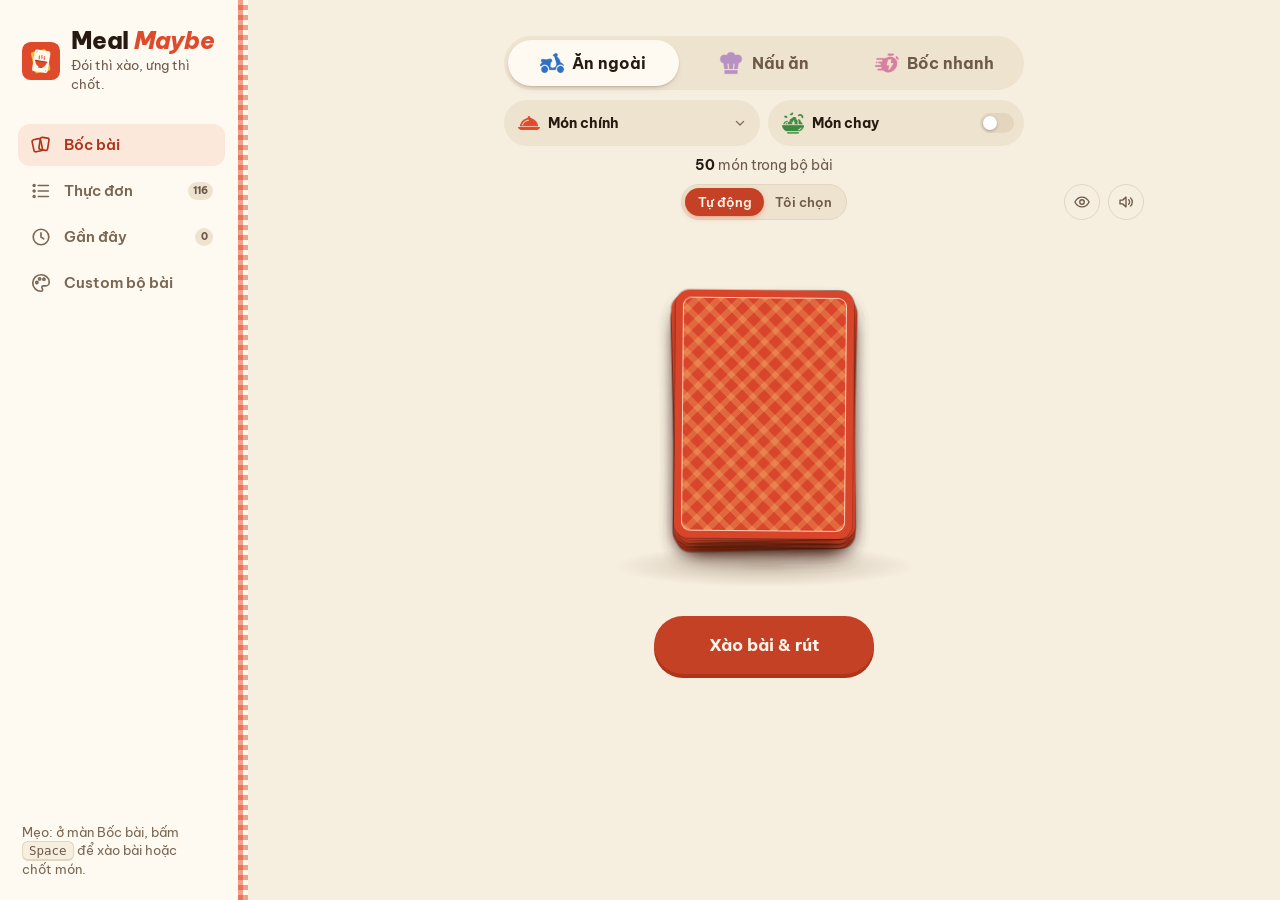
<file: index.html>
<!doctype html>
<html lang="vi">
<head>
  <meta charset="utf-8">
  <meta name="viewport" content="width=device-width, initial-scale=1, viewport-fit=cover">
  <title>Meal Maybe</title>
  <meta name="description" content="Xào bài, rút một lá bài, chốt món ăn hôm nay.">
  <meta name="theme-color" content="#DF4A2B">
  <link rel="manifest" href="manifest.webmanifest">
  <link rel="icon" href="icons/icon.svg" type="image/svg+xml">
  <link rel="apple-touch-icon" href="icons/icon-192.png">
  <link rel="preconnect" href="https://fonts.googleapis.com">
  <link rel="preconnect" href="https://fonts.gstatic.com" crossorigin>
  <link rel="stylesheet" href="https://fonts.googleapis.com/css2?family=Be+Vietnam+Pro:ital,wght@0,400;0,500;0,600;0,700;0,800;1,800&display=swap">
  <link rel="stylesheet" href="styles.css">
</head>
<body>
  <div class="shell">
    <header class="side">
      <div class="brand">
        <img src="icons/icon.svg" alt="" width="38" height="38">
        <div>
          <h1>Meal <em>Maybe</em></h1>
          <p class="tagline" id="tagline">Hôm nay ăn gì? Để bộ bài quyết.</p>
        </div>
      </div>
      <nav class="tabs" aria-label="Điều hướng"><div class="tabs-inner" id="tabs"></div></nav>
      <p class="side-foot">Mẹo: ở màn Bốc bài, bấm <kbd>Space</kbd> để xào bài hoặc chốt món.</p>
    </header>

    <main class="app">
      <!-- Bốc bài -->
      <section class="view" id="view-spin">
        <div class="where-switch" id="whereSeg" role="radiogroup" aria-label="Chọn bộ bài">
          <label><input type="radio" name="where" value="out"><span><b><i class="mode-icon" data-m="out" aria-hidden="true"></i></b> Ăn ngoài</span></label>
          <label><input type="radio" name="where" value="cook"><span><b><i class="mode-icon" data-m="cook" aria-hidden="true"></i></b> Nấu ăn</span></label>
          <label class="where-quick"><input type="radio" name="where" value="quick"><span><b><i class="quick-icon" aria-hidden="true"></i></b> Bốc nhanh</span></label>
        </div>
        <!-- Bốc nhanh: danh sách gõ tay, không thuộc Thực đơn -->
        <section class="quick-box" id="quickBox" aria-label="Danh sách bốc nhanh" hidden>
          <button type="button" class="quick-summary" id="quickSummary" hidden></button>
          <div class="quick-edit" id="quickEdit">
            <div class="quick-head">
              <label for="quickText"><i class="quick-icon" aria-hidden="true"></i> Danh sách món</label>
              <button type="button" class="link" id="quickClear">Xoá hết</button>
              <button type="button" class="btn small quick-done" id="quickDone">Xong</button>
            </div>
            <div class="quick-editor" id="quickEditor">
              <ol class="quick-bullets" id="quickBullets" aria-hidden="true"></ol>
              <textarea id="quickText" wrap="off" spellcheck="false" autocomplete="off" maxlength="2000" aria-describedby="quickHint" placeholder="Mỗi dòng một món&#10;Phở bò&#10;Cơm tấm"></textarea>
            </div>
            <p class="field-hint" id="quickHint">Mỗi dòng một món, cần ít nhất 2 món. Ít hơn 8 món thì mỗi món tự nhân bản (số bản bằng nhau) cho đủ ít nhất 8 lá. Danh sách được nhớ lại nhưng không thêm vào Thực đơn.</p>
          </div>
        </section>
        <!-- Loại món (dropdown, nhớ lựa chọn cuối) + Món chay bên phải -->
        <div class="spin-tools" id="spinTools">
          <div class="dropdown cat-picker" id="catPicker">
            <button type="button" class="chip dropdown-btn" id="catBtn" aria-haspopup="listbox" aria-expanded="false" aria-controls="catList"></button>
            <ul class="dropdown-list" id="catList" role="listbox" aria-label="Loại món để bốc bài" hidden></ul>
          </div>
          <label class="tool-btn veg-toggle" id="vegToggle"><i class="veg-icon" aria-hidden="true"></i><span>Món chay</span><input type="checkbox" class="switch sm" id="vegBtn" role="switch"></label>
        </div>
        <p class="pool-note" id="poolNote"></p>
        <div class="stage-wrap">
          <!-- Hàng nút trên sân khấu: Quay lại (khi đang bốc) | Tự động / Tôi chọn | Xem bộ bài · Âm thanh -->
          <div class="stage-bar">
            <div class="stage-bar-start">
              <button type="button" class="stage-btn back-btn" id="backBtn" aria-label="Quay lại" title="Quay lại (Esc)" hidden></button>
            </div>
            <div class="stage-bar-mid">
              <div class="mini-seg" id="modeSeg" role="radiogroup" aria-label="Cách rút bài">
                <label><input type="radio" name="drawMode" value="auto"><span>Tự động</span></label>
                <label><input type="radio" name="drawMode" value="manual"><span>Tôi chọn</span></label>
              </div>
            </div>
            <div class="stage-bar-end">
              <button type="button" class="stage-btn peek-btn" id="peekBtn" aria-label="Xem bộ bài" title="Xem bộ bài"></button>
              <button type="button" class="stage-btn sound-btn" id="soundBtn" aria-label="Âm thanh xào bài"></button>
            </div>
          </div>
          <div class="stage" id="stage" aria-hidden="true"></div>
          <p class="quip" id="quip" role="status" title="Bấm để tắt" hidden></p>
        </div>
        <p class="sr-only" id="announce" aria-live="polite"></p>
        <div class="actions" id="actions"></div>
      </section>

      <!-- Thực đơn -->
      <section class="view" id="view-menu" hidden>
        <div class="menu-list">
          <div class="list-head menu-head">
            <h2>Thực đơn</h2>
            <button type="button" class="btn primary small add-btn" id="addFoodBtn"></button>
            <!-- Chế độ chọn nhiều: thay hàng tiêu đề bằng thanh thao tác -->
            <div class="select-bar" id="selectBar" hidden>
              <button type="button" class="icon-btn" id="selectCancel" aria-label="Thoát chọn nhiều" title="Thoát chọn nhiều"></button>
              <span class="select-count" id="selectCount" aria-live="polite"></span>
              <button type="button" class="link" id="selectAll"></button>
              <button type="button" class="btn primary small" id="selectDelete"></button>
            </div>
          </div>
          <!-- Nút Chọn (trái) + hai nút icon Lọc / Nhóm theo (phải, bấm mới hiện lựa chọn) -->
          <div class="menu-tools">
            <button type="button" class="btn ghost small select-btn" id="selectBtn"></button>
            <div class="popover" id="filterPicker">
              <button type="button" class="tool-icon" id="filterBtn" aria-haspopup="true" aria-expanded="false" aria-controls="filterPanel"></button>
              <div class="dropdown-list filter-panel" id="filterPanel" role="group" aria-label="Bộ lọc thực đơn" hidden>
                <div id="filterPills"></div>
                <!-- Số tim: dropdown toán tử + hàng 5 trái tim (#filterHearts) -->
                <div class="filter-sec">
                  <h4 id="flt-hearts">Số tim</h4>
                  <div class="hearts-filter-row">
                    <div class="dropdown op-picker" id="heartsOpPicker">
                      <button type="button" class="chip dropdown-btn" id="heartsOpBtn" aria-haspopup="listbox" aria-expanded="false" aria-controls="heartsOpList"></button>
                      <ul class="dropdown-list" id="heartsOpList" role="listbox" aria-labelledby="flt-hearts" hidden></ul>
                    </div>
                    <div id="filterHearts"></div>
                  </div>
                </div>
                <div id="filterFoot"></div>
              </div>
            </div>
            <div class="dropdown" id="groupPicker">
              <button type="button" class="tool-icon dropdown-btn" id="groupBtn" aria-haspopup="listbox" aria-expanded="false" aria-controls="groupList"></button>
              <ul class="dropdown-list" id="groupList" role="listbox" aria-label="Nhóm theo" hidden></ul>
            </div>
          </div>
          <p class="menu-summary" id="menuSummary" aria-live="polite"></p>
          <ul class="food-list" id="foodList"></ul>

          <section class="data-box" aria-labelledby="dataTitle">
            <h3 id="dataTitle">Sao lưu dữ liệu</h3>
            <p class="hint">Món ăn và ảnh chỉ lưu trên máy này. Thỉnh thoảng hãy sao lưu ra file để không mất khi đổi máy, đổi trình duyệt hay xoá dữ liệu duyệt web.</p>
            <div class="data-actions">
              <button type="button" class="btn ghost small" id="exportBtn">Sao lưu ra file</button>
              <label class="btn ghost small file-btn">
                Khôi phục từ file
                <input type="file" accept="application/json,.json" id="importInput">
              </label>
            </div>
            <p class="field-hint" id="storageNote"></p>
          </section>
        </div>
      </section>

      <!-- Gần đây -->
      <section class="view" id="view-recent" hidden>
        <div class="list-head">
          <h2>7 món gần nhất</h2>
          <div class="mini-seg" id="recentSeg" role="radiogroup" aria-label="Danh sách">
            <label><input type="radio" name="recentMode" value="out"><span><i class="mode-icon" data-m="out" aria-hidden="true"></i> Ăn ngoài <small></small></span></label>
            <label><input type="radio" name="recentMode" value="cook"><span><i class="mode-icon" data-m="cook" aria-hidden="true"></i> Nấu ăn <small></small></span></label>
          </div>
        </div>
        <p class="hint">Món vừa <b>chốt</b> được ghi vào danh sách Ăn ngoài hoặc Nấu ăn (theo chế độ lúc bốc bài) và tạm rời bộ bài đó, tới khi bị đẩy khỏi danh sách hoặc bạn bỏ nó ra.</p>
        <div class="recent-cols" id="recentCols"></div>
      </section>

      <!-- Custom bộ bài -->
      <section class="view" id="view-deck" hidden>
        <div class="deck-layout">
          <!-- Lá xem trước dính trên cùng khi cuộn phần Lưng bài, tới Bộ bài biết nói thì trôi đi -->
          <div class="back-wrap">
          <div class="back-stage">
            <div class="back-preview" id="backPreview">
              <div class="tilt"><div class="card-back"><i class="fx"></i></div></div>
            </div>
          </div>

          <section class="panel deck-panel" aria-labelledby="backTitle">
            <div class="panel-head">
              <div>
                <h2 id="backTitle">Lưng bài</h2>
              </div>
              <button type="button" class="link" id="resetBack">Khôi phục mặc định</button>
            </div>

            <fieldset class="setting">
              <legend>Màu bộ bài</legend>
              <div class="swatches" id="swatches"></div>
              <div class="color-meta">
                <span class="color-name" id="backColorName"></span>
                <input class="hex-input" id="backHex" maxlength="7" spellcheck="false" autocomplete="off" aria-label="Mã màu bộ bài">
              </div>
            </fieldset>

            <fieldset class="setting">
              <legend>Kiểu vân</legend>
              <div class="pat-grid" id="patGrid"></div>
            </fieldset>

            <fieldset class="setting" id="patColorSet">
              <legend>Màu vân</legend>
              <div class="swatches" id="patSwatches"></div>
              <div class="color-meta">
                <span class="color-name" id="patColorName"></span>
                <input class="hex-input" id="patHex" maxlength="7" spellcheck="false" autocomplete="off" aria-label="Mã màu vân">
              </div>
              <p class="color-warn" id="patWarn" hidden>Vân gần trùng màu bộ bài nên khó thấy. Thử ô gợi ý tương phản hoặc tăng độ đậm.</p>
              <label class="range-field">
                <span>Độ đậm</span>
                <input type="range" id="patAlpha" min="8" max="70" step="1">
                <output id="patAlphaOut" for="patAlpha"></output>
              </label>
            </fieldset>

            <fieldset class="setting">
              <legend>Hình lưng bài</legend>
              <div class="form-row">
                <label class="imgpick back-pick" id="backPick" title="Chọn ảnh lưng bài">
                  <span class="imgpick-empty" aria-hidden="true">
                    <svg viewBox="0 0 24 24" fill="none" stroke="currentColor" stroke-width="1.8" stroke-linecap="round" stroke-linejoin="round"><rect x="3" y="4" width="18" height="16" rx="3"/><circle cx="9" cy="10" r="1.8"/><path d="m21 16-5-5-8 9"/></svg>
                    Ảnh
                  </span>
                  <img id="backImgPreview" alt="" hidden>
                  <input type="file" accept="image/*" id="backImgInput" aria-label="Ảnh lưng bài">
                </label>
                <p class="field-hint"><button type="button" class="link inline" id="clearBackImg" hidden>Bỏ ảnh</button></p>
              </div>
            </fieldset>

            <fieldset class="setting">
              <legend>Hiệu ứng lưng bài</legend>
              <div class="pills" id="fxPills"></div>
            </fieldset>
          </section>

          </div>

          <div class="talk-zone">
          <section class="panel talk-panel" id="talkPanel" aria-labelledby="talkTitle">
            <div class="panel-head">
              <div>
                <h2 id="talkTitle">Bộ bài biết nói</h2>
                <p class="panel-sub">Dex bình luận khi bạn xào, rút và chốt món.</p>
              </div>
              <input type="checkbox" class="switch" id="quipToggle" role="switch" aria-labelledby="talkTitle">
            </div>

            <fieldset class="setting" id="personaSet">
              <legend>Tính cách</legend>
              <div class="pills" id="personaPills"></div>
            </fieldset>

            <div class="talk-sample">
              <span class="talk-sample-label">Nghe thử <small>· bấm để xem câu khác</small></span>
              <button type="button" class="persona-sample" id="personaSample" aria-live="polite"></button>
            </div>
          </section>
          </div>
        </div>
      </section>
    </main>
  </div>

  <!-- Thêm / sửa món: popup -->
  <dialog class="sheet food-sheet" id="foodDialog" aria-labelledby="formTitle">
    <form id="foodForm" autocomplete="off">
      <div class="sheet-head">
        <h2 id="formTitle">Thêm món</h2>
        <button type="button" class="icon-btn" data-close aria-label="Đóng" title="Đóng"></button>
      </div>
      <div class="sheet-body food-form-body">
        <div class="form-row">
          <label class="imgpick" id="imgPick" title="Chọn ảnh món">
            <span class="imgpick-empty" aria-hidden="true">
              <svg viewBox="0 0 24 24" fill="none" stroke="currentColor" stroke-width="1.8" stroke-linecap="round" stroke-linejoin="round"><rect x="3" y="4" width="18" height="16" rx="3"/><circle cx="9" cy="10" r="1.8"/><path d="m21 16-5-5-8 9"/></svg>
              Ảnh
            </span>
            <img id="imgPreview" alt="" hidden>
            <input type="file" accept="image/*" id="imgInput" aria-label="Ảnh món ăn">
          </label>
          <div class="form-fields">
            <label class="field">
              <span>Tên món</span>
              <input id="nameInput" name="name" required maxlength="40" placeholder="VD: Phở bò">
            </label>
            <p class="field-hint">Ảnh không bắt buộc, app tự cắt thành hình vuông. <button type="button" class="link inline" id="clearImg" hidden>Bỏ ảnh</button></p>
          </div>
        </div>
        <div class="seg" id="catSeg" role="radiogroup" aria-label="Loại món"></div>
        <div class="heart-row">
          <span class="where-label" id="heartLabel">Độ thích</span>
          <div class="heart-pick" id="heartPick" role="radiogroup" aria-labelledby="heartLabel"></div>
        </div>
        <div class="where-pick" role="group" aria-label="Ăn ngoài hay nấu ăn">
          <span class="where-label">Dùng cho</span>
          <label><input type="checkbox" name="out"><span><i class="mode-icon" data-m="out" aria-hidden="true"></i> Ăn ngoài</span></label>
          <label><input type="checkbox" name="cook"><span><i class="mode-icon" data-m="cook" aria-hidden="true"></i> Nấu ăn</span></label>
        </div>
        <div class="where-pick veg-pick" role="group" aria-label="Món chay">
          <span class="where-label">Chế độ ăn</span>
          <label><input type="checkbox" name="veg"><span><i class="veg-icon" aria-hidden="true"></i> Món chay</span></label>
        </div>
      </div>
      <p class="form-error" id="formError" role="alert" hidden></p>
      <div class="sheet-foot">
        <button type="button" class="btn ghost" data-close>Huỷ</button>
        <button class="btn primary" type="submit" id="submitBtn">Thêm vào thực đơn</button>
      </div>
    </form>
  </dialog>

  <dialog class="sheet" id="deckDialog" aria-labelledby="deckTitle">
    <div class="sheet-head">
      <div>
        <h2 id="deckTitle">Bộ bài</h2>
        <p class="sheet-sub" id="deckSub"></p>
      </div>
      <button type="button" class="icon-btn" data-close aria-label="Đóng" title="Đóng"></button>
    </div>
    <div class="sheet-body">
      <div class="mini-grid" id="deckGrid"></div>
      <div id="restWrap">
        <h3>Đang nghỉ vì mới ăn</h3>
        <div class="mini-grid" id="restGrid"></div>
      </div>
    </div>
    <div class="sheet-foot">
      <button type="button" class="btn ghost" data-close>Đóng</button>
      <button type="button" class="btn primary" id="peekSpin">Xào bài &amp; rút</button>
    </div>
  </dialog>

  <!-- Có gì mới: hiện một lần khi app có tính năng mới mà máy này chưa xem -->
  <dialog class="sheet news-sheet" id="newsDialog" aria-labelledby="newsTitle">
    <div class="sheet-head">
      <div>
        <h2 id="newsTitle">Có gì mới</h2>
        <p class="sheet-sub">Dex, bộ bài của bạn, vừa học thêm vài chiêu.</p>
      </div>
      <button type="button" class="icon-btn" data-close aria-label="Đóng" title="Đóng"></button>
    </div>
    <div class="sheet-body">
      <ul class="news-list" id="newsList"></ul>
    </div>
    <div class="sheet-foot">
      <button type="button" class="btn primary" data-close>Đã hiểu</button>
    </div>
  </dialog>

  <!-- Thực đơn demo: hiện ở 2 lần đầu vào Thực đơn -->
  <dialog class="sheet demo-sheet" id="demoDialog" aria-labelledby="demoTitle">
    <div class="sheet-head">
      <div>
        <h2 id="demoTitle">Thực đơn này chỉ là demo</h2>
        <p class="sheet-sub">Các món có sẵn chỉ để bạn thử cho biết.</p>
      </div>
      <button type="button" class="icon-btn" data-close aria-label="Đóng" title="Đóng"></button>
    </div>
    <div class="sheet-body">
      <p>Mỗi người một khẩu vị, nên bạn hãy <b>tự tạo thực đơn riêng</b> để lần nào bốc bài cũng ra món hợp gu:</p>
      <ul>
        <li>Xoá bớt món không hợp: bấm <b>Chọn</b> để xoá cùng lúc nhiều món.</li>
        <li>Thêm những món bạn hay ăn bằng nút <b>+ Thêm món</b>.</li>
      </ul>
    </div>
    <div class="sheet-foot">
      <button type="button" class="btn ghost" data-act="select">Xoá bớt món</button>
      <button type="button" class="btn primary" data-close>Đã hiểu</button>
    </div>
  </dialog>

  <p class="quip quip-float" id="quipFloat" role="status" title="Bấm để tắt" hidden></p>
  <div class="toast" id="toast" role="status" hidden></div>

  <script src="quips.js"></script>
  <script src="dishes.js"></script>
  <script src="app.js"></script>
</body>
</html>
</file>
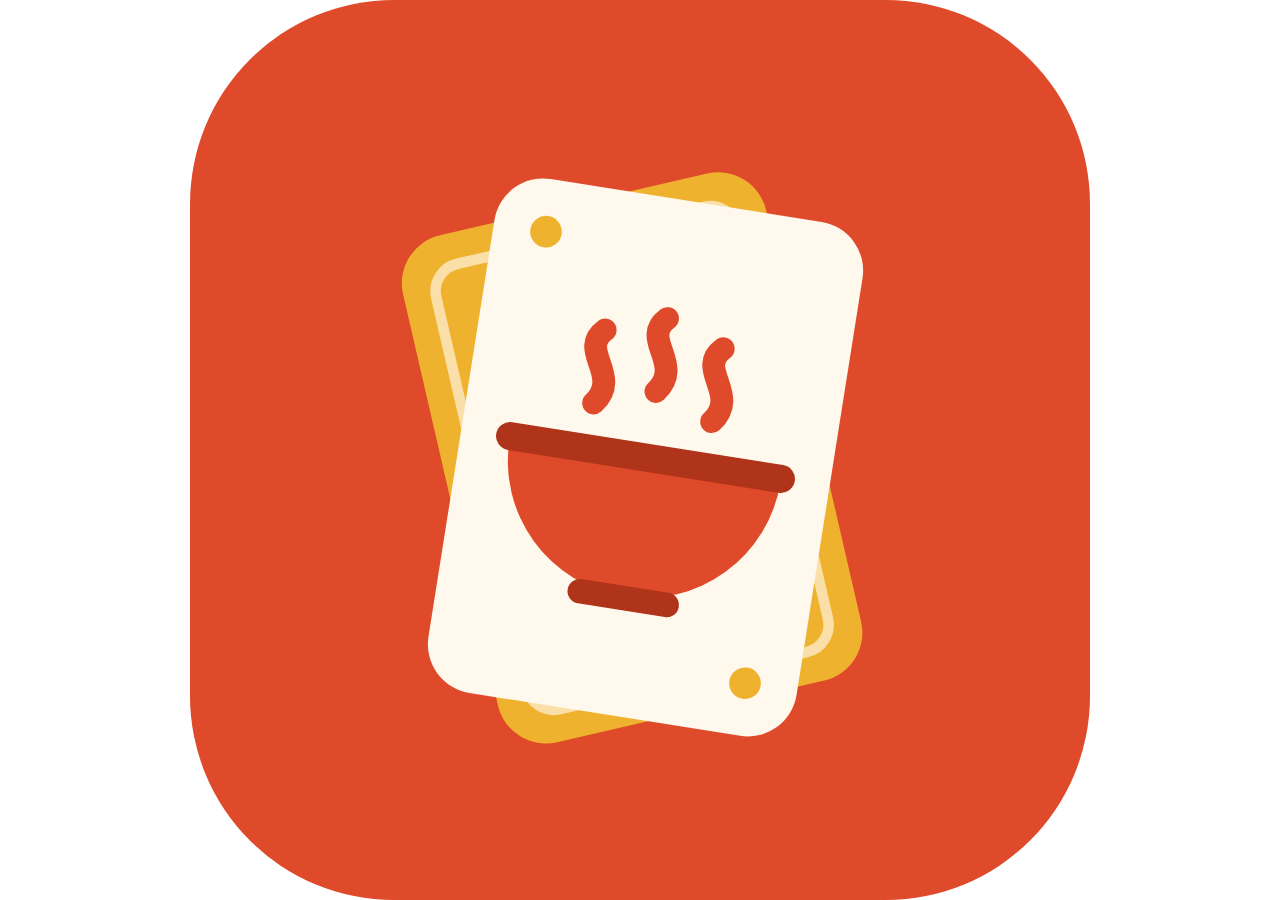
<file: tools/icon-render.html>
<!doctype html>
<meta charset="utf-8">
<style>
  html, body { margin: 0; height: 100%; background: transparent; overflow: hidden; }
  body { display: grid; place-items: center; }
  img { width: 100vw; height: 100vh; display: block; }
  .maskable { background: #DF4A2B; }
  .maskable img { width: 80vmin; height: 80vmin; }
</style>
<body>
  <img src="../icons/icon.svg" alt="">
  <script>if (location.search.includes('maskable')) document.body.className = 'maskable';</script>
</body>
</file>
<file: styles.css>
:root {
  --bg: #F6EEDF;
  --surface: #FFFAF1;
  --surface-2: #EEE3CF;
  --ink: #261A12;
  --ink-2: #6E5A4A;
  --ink-3: #7A6652; /* đủ tương phản 4.5:1 trên nền giấy */
  --line: #E3D5BE;
  --tomato: #DF4A2B;
  --tomato-deep: #AF3419;
  --on-tomato: #FFF6EA;
  --snack: #B06F05;
  --teal: #1F7A93;
  --veg: #3C8A3F;
  --meat: #8A5A33; /* Món mặn: nâu thịt */
  --out: #2F6FC4;  /* Ăn ngoài: xanh dương */
  --cook: #8B4FB8; /* Nấu ăn: tím mận */
  --demo-ink: 38 26 18; /* vân trên ô mẫu Kiểu vân (không theo màu lưng bài) */
  --back: #D8452A;
  --back-ink: 255 243 220;
  --back-hatch: 255 214 130;
  --back-img: none;
  --back-tint: 24%;
  --cw: 148px;
  --ch: 206px;
  --cream: #FFF8EC;
  --shadow: 0 1px 0 rgb(70 35 10 / .05), 0 12px 28px -18px rgb(70 35 10 / .45);
  --gutter: 16px;
  --wrap: 480px;
  /* Nền màu có chữ trắng (nút, ô đang chọn): chế độ tối pha thêm đen cho chữ dễ đọc */
  --fill-k: 88%;
  --raised: var(--surface); /* ô đang chọn trong thanh gạt nền --surface-2 */
  --switch-off: var(--line);
  --accent-text: var(--tomato-deep); /* chữ màu cà chua trên nền giấy: dùng tông đậm cho dễ đọc */
  --swatch-ring: rgb(0 0 0 / .15); /* viền mảnh quanh ô màu (tối: viền sáng để màu tối không chìm) */
  color-scheme: light;
}

@media (prefers-color-scheme: dark) {
  :root {
    --bg: #17110D;
    --surface: #211913;
    --surface-2: #2D231B;
    --ink: #F4EADB;
    --ink-2: #BCA893;
    --ink-3: #9C8873;
    --line: #3A2E24;
    --cream: #E8DDC9; /* mặt lá bài bớt chói trên nền tối */
    --fill-k: 70%;
    --raised: #45382C;
    --switch-off: #5A4A3C;
    --accent-text: var(--tomato);
    --swatch-ring: rgb(255 255 255 / .22);
    --tomato: #EE5E3E;
    --tomato-deep: #A83518;
    --snack: #E3A232;
    --teal: #4BA7C0;
    --veg: #74C476;
    --meat: #C9905E;
    --out: #6E9BEA;
    --cook: #B98AE0;
    --demo-ink: 244 234 219;
    --shadow: 0 1px 0 rgb(0 0 0 / .2), 0 14px 30px -18px rgb(0 0 0 / .8);
    color-scheme: dark;
  }
}

[data-cat="main"] { --c: var(--tomato); --suit: url("[data-uri]"); --suit-ink: url("[data-uri]"); }
[data-cat="snack"] { --c: var(--snack); --suit: url("[data-uri]"); --suit-ink: url("[data-uri]"); }
[data-cat="drink"] { --c: var(--teal); --suit: url("[data-uri]"); --suit-ink: url("[data-uri]"); }

/* Chất bài: icon làm khuôn (mask), tô bằng màu của loại món; cỡ theo font-size như một ký tự.
   Icon nhúng thẳng (data URI, gốc ở icons/suits/*.png): mask tải từ file riêng bị chặn khi mở app
   bằng file:// (shortcut Windows) và khi đó chất bài biến mất hẳn. */
.suit {
  display: inline-block;
  flex: none;
  width: 1.15em;
  height: 1.15em;
  vertical-align: -0.2em;
  background: var(--c);
  -webkit-mask: var(--suit) center / contain no-repeat;
  mask: var(--suit) center / contain no-repeat;
}
.face-suit { width: 46%; height: 62%; }
/* Icon "Tất cả" (gốc icons/all.png): theo màu chữ của chip, sáng lên khi chip đang chọn */
.all-icon {
  display: inline-block;
  flex: none;
  width: 1.05em;
  height: 1.05em;
  vertical-align: -0.15em;
  background: currentColor;
  -webkit-mask: url("[data-uri]") center / contain no-repeat;
  mask: url("[data-uri]") center / contain no-repeat;
}
/* Icon Ăn ngoài (xe tay ga, xanh dương) / Nấu ăn (mũ đầu bếp, tím mận), gốc icons/mode-*.png */
.mode-icon {
  display: inline-block;
  flex: none;
  width: 1.15em;
  height: 1.15em;
  vertical-align: -0.2em;
  background: var(--mode-c, currentColor);
  -webkit-mask: var(--mode-mask) center / contain no-repeat;
  mask: var(--mode-mask) center / contain no-repeat;
}
.mode-icon[data-m="out"] { --mode-c: var(--out); --mode-mask: url("[data-uri]"); }
.mode-icon[data-m="cook"] { --mode-c: var(--cook); --mode-mask: url("[data-uri]"); }
/* Icon món chay (gốc icons/veg.png), tô bằng màu --veg */
.veg-icon {
  --veg-mask: url("[data-uri]");
  display: inline-block;
  flex: none;
  width: 1.15em;
  height: 1.15em;
  vertical-align: -0.2em;
  background: var(--veg);
  -webkit-mask: var(--veg-mask) center / contain no-repeat;
  mask: var(--veg-mask) center / contain no-repeat;
}
/* Icon món mặn (đùi gà, gốc icons/meat.png), tô bằng màu nâu --meat */
.meat-icon {
  display: inline-block;
  flex: none;
  width: 1.15em;
  height: 1.15em;
  vertical-align: -0.2em;
  background: var(--meat);
  -webkit-mask: url("[data-uri]") center / contain no-repeat;
  mask: url("[data-uri]") center / contain no-repeat;
}
.thumb .suit { width: 58%; height: 58%; }
/* Ô chọn loại đang được chọn có nền là màu loại: chất bài chuyển sang trắng */
.seg input:checked + span .suit { background: #fff; }

*, *::before, *::after { box-sizing: border-box; }
[hidden] { display: none !important; }

html { -webkit-text-size-adjust: 100%; }

body {
  margin: 0;
  background: var(--bg);
  color: var(--ink);
  font: 15px/1.45 "Be Vietnam Pro", "Segoe UI", system-ui, -apple-system, sans-serif;
  -webkit-font-smoothing: antialiased;
  overflow-x: hidden;
}

/* Khăn bàn caro */
body::before {
  content: "";
  display: block;
  height: 12px;
  background:
    repeating-linear-gradient(90deg, rgb(223 74 43 / .5) 0 8px, transparent 8px 16px),
    repeating-linear-gradient(0deg, rgb(223 74 43 / .5) 0 8px, transparent 8px 16px),
    var(--cream);
}

button, input { font: inherit; color: inherit; }
:focus-visible { outline: 2.5px solid var(--tomato); outline-offset: 2px; }

.sr-only {
  position: absolute; width: 1px; height: 1px; margin: -1px; padding: 0;
  overflow: hidden; clip: rect(0 0 0 0); white-space: nowrap; border: 0;
}

.app {
  display: block;
  max-width: var(--wrap);
  margin: 0 auto;
  padding: 0 var(--gutter) calc(96px + env(safe-area-inset-bottom));
}

/* Header */
.side { max-width: var(--wrap); margin: 0 auto; padding: 16px var(--gutter) 14px; }
.side-foot { display: none; }
.brand { display: flex; align-items: center; gap: 11px; }
.brand img { flex: none; display: block; }
.brand h1 {
  margin: 0;
  font-size: 24px;
  font-weight: 800;
  letter-spacing: -.025em;
  line-height: 1.05;
}
.brand h1 em { font-style: italic; color: var(--tomato); }
.tagline { margin: 3px 0 0; color: var(--ink-2); font-size: 13px; }

h2 { margin: 0; font-size: 17px; font-weight: 800; letter-spacing: -.01em; }
.muted { color: var(--ink-3); font-size: 13px; font-weight: 600; }
.hint { margin: 0 0 14px; color: var(--ink-2); font-size: 13px; text-wrap: pretty; }

/* Chip: nút bo tròn (nút dropdown, lựa chọn trong bảng lọc) */
.chip {
  flex: none;
  display: inline-flex;
  align-items: center;
  gap: 5px;
  height: 36px;
  padding: 0 12px;
  border-radius: 999px;
  border: 1.5px solid var(--line);
  background: var(--surface);
  font-size: 13.5px;
  font-weight: 600;
  cursor: pointer;
  transition: background .15s, border-color .15s, color .15s;
}
.chip small { font-size: 11px; font-weight: 700; color: var(--ink-3); }
.chip:hover { border-color: var(--ink-3); }
/* Chip đang chọn: tô màu riêng của lựa chọn (--c, mặc định cà chua), không dùng đen */
.chip[aria-pressed="true"] { background: color-mix(in srgb, var(--c) var(--fill-k), #000); border-color: color-mix(in srgb, var(--c) var(--fill-k), #000); color: #fff; }
.chip[aria-pressed="true"] .suit { background: #fff; }
.chip[aria-pressed="true"] small { color: inherit; opacity: .92; }

.pool-note {
  margin: 12px 0 0;
  min-height: 20px;
  text-align: center;
  color: var(--ink-2);
  font-size: 13px;
  text-wrap: balance;
}
.pool-note b { color: var(--ink); }

/* Sân khấu bộ bài */
.stage {
  --cw: 148px;
  --ch: 206px;
  position: relative;
  height: 380px;
  margin: 0 calc(-1 * var(--gutter));
  isolation: isolate;
  overflow-x: clip;
  touch-action: manipulation;
  -webkit-tap-highlight-color: transparent;
  transition: opacity .3s, filter .3s;
}
.stage.ready { cursor: pointer; }
.stage.empty { opacity: .4; filter: grayscale(.7); }

.stage::before {
  content: "";
  position: absolute;
  left: 50%;
  top: calc(50% + var(--ch) / 2 - 5px);
  width: calc(var(--cw) * 1.7);
  height: 42px;
  transform: translateX(-50%);
  background: radial-gradient(closest-side, rgb(70 35 10 / .24), transparent);
  z-index: -1;
}
.stage::after {
  content: "";
  position: absolute;
  left: 50%;
  top: 50%;
  width: calc(var(--cw) * 3);
  height: calc(var(--cw) * 3);
  margin: calc(var(--cw) * -1.5) 0 0 calc(var(--cw) * -1.5);
  background: repeating-conic-gradient(from 0deg, rgb(239 178 46 / .42) 0 7deg, transparent 7deg 18deg);
  -webkit-mask: radial-gradient(closest-side, #000 22%, transparent);
  mask: radial-gradient(closest-side, #000 22%, transparent);
  opacity: 0;
  transform: scale(.6);
  transition: opacity .6s, transform .9s cubic-bezier(.2, .9, .3, 1);
  pointer-events: none;
  z-index: -1;
}
.stage.lit::after { opacity: 1; transform: scale(1); animation: rays 40s linear infinite; }
@keyframes rays { to { rotate: 360deg; } }

.card {
  position: absolute;
  left: 50%;
  top: 50%;
  width: var(--cw);
  height: var(--ch);
  margin: calc(var(--ch) / -2) 0 0 calc(var(--cw) / -2);
  will-change: transform;
}
.stage.ready .card:last-child { transition: translate .2s ease; }
.stage.ready:hover .card:last-child { translate: 0 -8px; }

.card-inner { position: absolute; inset: 0; transform-style: preserve-3d; }

.card-back,
.card-face {
  position: absolute;
  inset: 0;
  border-radius: 14px;
  backface-visibility: hidden;
  -webkit-backface-visibility: hidden;
  box-shadow:
    0 0 0 1px rgb(60 20 5 / .2),
    0 1px 1px rgb(60 20 5 / .14),
    0 10px 22px -12px rgb(60 20 5 / .55);
}

/* Lưng bài: màu nền → ảnh (phủ nhẹ màu bộ bài) → vân + khung → hiệu ứng */
.card-back {
  overflow: hidden;
  isolation: isolate;
  background:
    linear-gradient(color-mix(in srgb, var(--back) var(--back-tint), transparent), color-mix(in srgb, var(--back) var(--back-tint), transparent)),
    var(--back-img) center / cover no-repeat,
    var(--back);
}
.card-back::before,
.pat-swatch::before {
  --u: calc(var(--cw) / 148); /* 1px ở lá chuẩn 148px: vân co giãn theo cỡ lá */
  --pc: rgb(var(--back-hatch) / var(--pat-a, .24));
  content: "";
  position: absolute;
  inset: 7px;
  border-radius: 9px;
  border: 1.5px solid rgb(var(--back-ink) / .75);
  background:
    repeating-linear-gradient(45deg, var(--pc) 0 calc(5 * var(--u)), transparent calc(5 * var(--u)) calc(13 * var(--u))),
    repeating-linear-gradient(-45deg, var(--pc) 0 calc(5 * var(--u)), transparent calc(5 * var(--u)) calc(13 * var(--u)));
}

/* Kiểu vân: cùng một luật cho lưng bài thật và ô xem trước trong màn Custom bộ bài */
[data-back-pat="cross"] .card-back::before,
.pat-swatch[data-pat="cross"]::before {
  background:
    repeating-linear-gradient(45deg, var(--pc) 0 calc(5 * var(--u)), transparent calc(5 * var(--u)) calc(13 * var(--u))),
    repeating-linear-gradient(-45deg, var(--pc) 0 calc(5 * var(--u)), transparent calc(5 * var(--u)) calc(13 * var(--u)));
}
[data-back-pat="stripe"] .card-back::before,
.pat-swatch[data-pat="stripe"]::before {
  background:
    repeating-linear-gradient(45deg, var(--pc) 0 calc(4 * var(--u)), transparent calc(4 * var(--u)) calc(10 * var(--u)));
}
[data-back-pat="gingham"] .card-back::before,
.pat-swatch[data-pat="gingham"]::before {
  background:
    repeating-linear-gradient(0deg, var(--pc) 0 calc(6 * var(--u)), transparent calc(6 * var(--u)) calc(12 * var(--u))),
    repeating-linear-gradient(90deg, var(--pc) 0 calc(6 * var(--u)), transparent calc(6 * var(--u)) calc(12 * var(--u)));
}
[data-back-pat="dots"] .card-back::before,
.pat-swatch[data-pat="dots"]::before {
  background:
    radial-gradient(circle, var(--pc) 0 calc(2.2 * var(--u)), transparent calc(2.7 * var(--u))) 0 0 / calc(11 * var(--u)) calc(11 * var(--u)),
    radial-gradient(circle, var(--pc) 0 calc(2.2 * var(--u)), transparent calc(2.7 * var(--u))) calc(5.5 * var(--u)) calc(5.5 * var(--u)) / calc(11 * var(--u)) calc(11 * var(--u));
}
[data-back-pat="diamond"] .card-back::before,
.pat-swatch[data-pat="diamond"]::before {
  background:
    repeating-conic-gradient(from 45deg, var(--pc) 0 25%, transparent 0 50%) 50% 50% / calc(14 * var(--u)) calc(14 * var(--u));
}
[data-back-pat="scale"] .card-back::before,
.pat-swatch[data-pat="scale"]::before {
  background:
    radial-gradient(circle at 50% 100%, transparent calc(4.2 * var(--u)), var(--pc) calc(4.6 * var(--u)) calc(5.8 * var(--u)), transparent calc(6.2 * var(--u))) 0 0 / calc(12 * var(--u)) calc(7 * var(--u)),
    radial-gradient(circle at 50% 100%, transparent calc(4.2 * var(--u)), var(--pc) calc(4.6 * var(--u)) calc(5.8 * var(--u)), transparent calc(6.2 * var(--u))) calc(6 * var(--u)) calc(3.5 * var(--u)) / calc(12 * var(--u)) calc(7 * var(--u));
}
[data-back-pat="rays"] .card-back::before,
.pat-swatch[data-pat="rays"]::before {
  background:
    repeating-conic-gradient(from 0deg at 50% 50%, var(--pc) 0 5deg, transparent 5deg 15deg);
}
[data-back-pat="none"] .card-back::before,
.pat-swatch[data-pat="none"]::before {
  background:
    none;
}

/* ---------- Hiệu ứng lưng bài ----------
   Chỉ animate transform/opacity (trình duyệt xử lý trên GPU, không vẽ lại lá).
   Chỉ chạy ở lá đang nhìn thấy: lá trên cùng của chồng bài, cả quạt khi xoè, lá xem trước.
   Lúc xào (bài bay nhanh) và các lá bị che thì tạm dừng. */
.fx {
  --u: calc(var(--cw) / 148); /* 1px ở lá chuẩn: hiệu ứng co giãn theo cỡ lá */
  position: absolute;
  inset: 0;
  border-radius: inherit;
  overflow: hidden;
  pointer-events: none;
  contain: strict;
  display: none;
}
[data-back-fx]:not([data-back-fx="none"]) .fx { display: block; }

/* Độ ưu tiên (.stage .card .fx) phải cao hơn luật của từng hiệu ứng, vì "animation: ..." viết tắt
   sẽ đặt lại animation-play-state về running */
.stage .card .fx, .stage .card .fx::before, .stage .card .fx::after,
.stage .card .card-back::after { animation-play-state: paused; }
.stage.ready .card:last-child .fx,
.stage.ready .card:last-child .fx::before,
.stage.ready .card:last-child .fx::after,
.stage.fanned .card .fx, .stage.fanned .card .fx::before, .stage.fanned .card .fx::after,
.stage.ready .card:last-child .card-back::after, .stage.fanned .card .card-back::after { animation-play-state: running; }
.stage.ready .card:last-child .fx::before, .stage.ready .card:last-child .fx::after,
.stage.fanned .card .fx::before, .stage.fanned .card .fx::after,
.back-preview .fx::before, .back-preview .fx::after { will-change: transform, opacity; }

/* Màu tia sáng / sao: kem sáng trên nền tối, vàng đậm trên nền sáng (Trắng, Nghệ, Không màu...) */
:root { --spark: 255 240 196; }
.back-light { --spark: 160 104 18; }

/* Cầu vồng (id "foil" giữ nguyên để không mất lựa chọn đã lưu): thẻ hologram.
   Một dải cầu vồng chéo mềm (đỏ → tím) quét qua lại trên lá, kèm vệt sáng trắng mảnh đi trước nó;
   ngoài dải đó lá vẫn giữ nguyên màu và vân. Nền tối: hoà screen (chỉ sáng lên, không đục màu);
   nền sáng: multiply thành các tông pastel. */
[data-back-fx="foil"] .fx {
  mix-blend-mode: screen;
  opacity: .55;
  /* Vân kim tuyến mảnh chéo (như mặt foil nhiễu xạ), rất nhẹ, đứng yên */
  background: repeating-linear-gradient(112deg, rgb(255 255 255 / .09) 0 calc(1 * var(--u)), transparent calc(1 * var(--u)) calc(3 * var(--u)));
}
.back-light[data-back-fx="foil"] .fx {
  mix-blend-mode: multiply;
  opacity: .5;
  background: repeating-linear-gradient(112deg, rgb(0 0 0 / .05) 0 calc(1 * var(--u)), transparent calc(1 * var(--u)) calc(3 * var(--u)));
}
[data-back-fx="foil"] .fx::before,
[data-back-fx="foil"] .fx::after {
  content: "";
  position: absolute;
  inset: -60% -25%;
  animation: holo-sweep 5.4s ease-in-out infinite alternate;
  animation-delay: calc(var(--k, 0) * -.45s);
}
[data-back-fx="foil"] .fx::before {
  background: linear-gradient(112deg,
    transparent 33%,
    #FF6E8E 38%, #FFB85C 41%, #F4EF72 44%, #6CEFB4 47%, #5AD3FF 50%, #8C9CFF 53%, #EE8CFF 56%,
    transparent 62%);
}
/* Vệt sáng đi trước dải cầu vồng một chút */
[data-back-fx="foil"] .fx::after {
  background: linear-gradient(112deg, transparent 25%, rgb(255 255 255 / .3) 28.5%, rgb(255 255 255 / .65) 30%, rgb(255 255 255 / .3) 31.5%, transparent 35%);
}
@keyframes holo-sweep { from { transform: translateX(-30%); } to { transform: translateX(30%); } }

/* Ở lá xem trước: dải cầu vồng chạy theo chuột */
[data-back-fx="foil"] .back-preview.hovering .fx::before,
[data-back-fx="foil"] .back-preview.hovering .fx::after {
  animation: none;
  transform: translateX(calc(var(--mx, 0) * -72% + var(--my, 0) * -14%));
  transition: transform .15s ease-out;
}

/* Vệt sáng: một vệt trắng quét ngang, các lá trong quạt quét nối tiếp nhau */
[data-back-fx="shine"] .fx::before {
  content: "";
  position: absolute;
  top: -15%;
  bottom: -15%;
  left: -55%;
  width: 40%;
  background: linear-gradient(90deg, transparent, rgb(255 255 255 / .6), transparent);
  transform: skewX(-18deg);
  animation: shine 3.4s ease-in-out infinite;
  animation-delay: calc(var(--k, 0) * 70ms);
}
@keyframes shine { 0% { transform: skewX(-18deg) translateX(0); } 45%, 100% { transform: skewX(-18deg) translateX(430%); } }

/* Lấp lánh: bụi nhũ rải ngẫu nhiên (đứng yên) + chấm sáng to nhỏ không đều nhấp nháy + vài ngôi sao toả sáng */
[data-back-fx="glitter"] .fx {
  background-image:
    radial-gradient(circle at 23% 31%, rgb(var(--spark) / .55) 0 calc(.7 * var(--u)), transparent calc(1.2 * var(--u))),
    radial-gradient(circle at 71% 64%, rgb(var(--spark) / .45) 0 calc(.6 * var(--u)), transparent calc(1.1 * var(--u))),
    radial-gradient(circle at 46% 88%, rgb(var(--spark) / .5) 0 calc(.8 * var(--u)), transparent calc(1.3 * var(--u))),
    radial-gradient(circle at 88% 14%, rgb(var(--spark) / .4) 0 calc(.6 * var(--u)), transparent calc(1 * var(--u))),
    radial-gradient(circle at 8% 72%, rgb(var(--spark) / .45) 0 calc(.7 * var(--u)), transparent calc(1.2 * var(--u)));
  background-size: calc(37 * var(--u)) calc(41 * var(--u));
}
[data-back-fx="glitter"] .fx::before {
  content: "";
  position: absolute;
  inset: 0;
  background-image:
    radial-gradient(circle at 18% 22%, rgb(255 255 255 / .95) 0 calc(1.1 * var(--u)), rgb(var(--spark) / .5) calc(1.6 * var(--u)), transparent calc(2.6 * var(--u))),
    radial-gradient(circle at 62% 9%, rgb(var(--spark)) 0 calc(.9 * var(--u)), transparent calc(1.9 * var(--u))),
    radial-gradient(circle at 81% 47%, rgb(255 255 255 / .9) 0 calc(1.3 * var(--u)), rgb(var(--spark) / .45) calc(1.9 * var(--u)), transparent calc(3 * var(--u))),
    radial-gradient(circle at 36% 58%, rgb(var(--spark)) 0 calc(.8 * var(--u)), transparent calc(1.7 * var(--u))),
    radial-gradient(circle at 12% 86%, rgb(255 255 255 / .85) 0 calc(1 * var(--u)), transparent calc(2.1 * var(--u))),
    radial-gradient(circle at 70% 80%, rgb(var(--spark)) 0 calc(.9 * var(--u)), transparent calc(1.8 * var(--u)));
  background-size: calc(58 * var(--u)) calc(66 * var(--u));
  animation: twinkle 1.9s ease-in-out infinite alternate;
  animation-delay: calc(var(--k, 0) * -.23s);
}
@keyframes twinkle { from { opacity: .15; } to { opacity: 1; } }
[data-back-fx="glitter"] .fx::after {
  content: "✦\A\A\A           ✧\A\A    ✦\A\A\A\A ✧          ✦\A\A\A      ✧";
  position: absolute;
  inset: 0;
  padding: 9% 11%;
  white-space: pre;
  font: 400 calc(10 * var(--u)) / 1.05 "Segoe UI Symbol", "Apple Symbols", system-ui, sans-serif;
  color: rgb(var(--spark));
  text-shadow: 0 0 calc(3 * var(--u)) rgb(var(--spark) / .9), 0 0 calc(8 * var(--u)) rgb(var(--spark) / .6);
  animation: stars 2.8s ease-in-out infinite;
  animation-delay: calc(var(--k, 0) * -.4s - 1.2s);
}
@keyframes stars {
  0%, 100% { opacity: .15; transform: scale(.96); }
  50% { opacity: 1; transform: scale(1.02); }
}

/* Viền sáng: hai tia sáng chạy vòng quanh khung lá, trên một viền sáng mờ thở nhẹ; kèm quầng sáng dịu phía trong.
   .fx được cắt (mask) thành đúng một dải viền trùng khung lá. */
[data-back-fx="glow"] .fx {
  inset: 5px;
  border-radius: 11px;
  padding: calc(3 * var(--u));
  -webkit-mask: linear-gradient(#000 0 0) content-box, linear-gradient(#000 0 0);
  -webkit-mask-composite: xor;
  mask: linear-gradient(#000 0 0) content-box exclude, linear-gradient(#000 0 0);
}
[data-back-fx="glow"] .fx::after {
  content: "";
  position: absolute;
  inset: 0;
  background: rgb(var(--spark) / .4);
}
[data-back-fx="glow"] .fx::before {
  content: "";
  position: absolute;
  inset: -60%;
  background: repeating-conic-gradient(from 0deg,
    transparent 0 18%, rgb(var(--spark) / .35) 30%, rgb(var(--spark)) 45%, #fff 49.3%, transparent 50%);
  animation: glow-run 3.2s linear infinite;
  animation-delay: calc(var(--k, 0) * -.18s);
}
@keyframes glow-run { to { transform: rotate(360deg); } }
/* Quầng sáng mềm ôm theo khung lá (cả trong lẫn ngoài đường khung), thở nhẹ */
[data-back-fx="glow"] .card-back::after {
  content: "";
  position: absolute;
  inset: 6px;
  border-radius: 10px;
  box-shadow:
    0 0 calc(7 * var(--cw) / 148) calc(1 * var(--cw) / 148) rgb(var(--spark) / .6),
    inset 0 0 calc(9 * var(--cw) / 148) calc(1 * var(--cw) / 148) rgb(var(--spark) / .5);
  pointer-events: none;
  animation: glow-breathe 2.4s ease-in-out infinite alternate;
  animation-delay: calc(var(--k, 0) * -.2s);
}
@keyframes glow-breathe { from { opacity: .35; } to { opacity: 1; } }

/* Dập nổi: vân bài và khung gồ lên như giấy dập (mép sáng phía trên-trái, bóng phía dưới-phải, theo đúng
   hình vân nhờ drop-shadow), thêm một dải sáng dịu quét chậm từ trên xuống làm vân nổi lên rồi chìm */
[data-back-fx="emboss"] .card-back::before {
  filter:
    drop-shadow(calc(-1 * var(--u)) calc(-1 * var(--u)) 0 rgb(255 255 255 / .6))
    drop-shadow(calc(1.3 * var(--u)) calc(1.3 * var(--u)) calc(.8 * var(--u)) rgb(0 0 0 / .85));
}
.back-light[data-back-fx="emboss"] .card-back::before {
  filter:
    drop-shadow(calc(-1 * var(--u)) calc(-1 * var(--u)) 0 rgb(255 255 255 / 1))
    drop-shadow(calc(1.3 * var(--u)) calc(1.3 * var(--u)) calc(.8 * var(--u)) rgb(90 55 20 / .8));
}
[data-back-fx="emboss"] .fx::before {
  content: "";
  position: absolute;
  left: 0;
  right: 0;
  top: -70%;
  height: 70%;
  background: linear-gradient(180deg,
    transparent, rgb(0 0 0 / .08) 25%, transparent 40%,
    rgb(255 255 255 / .16) 55%, rgb(255 255 255 / .26) 62%, rgb(255 255 255 / .16) 69%, transparent 85%);
  animation: emboss-sweep 5.2s ease-in-out infinite;
  animation-delay: calc(var(--k, 0) * -.3s);
}
@keyframes emboss-sweep { 0% { transform: translateY(0); } 70%, 100% { transform: translateY(245%); } }

/* Theo giờ: ánh sáng trên lưng bài đổi theo buổi (JS đặt data-daypart trên <html>, cập nhật mỗi 5 phút).
   Sáng: nắng vàng góc trên trái · Trưa: sáng trắng từ trên xuống · Chiều: hoàng hôn cam hồng góc dưới phải ·
   Tối: tím xanh + vài sao · Đêm: xanh đêm + trăng + sao. Quầng sáng trôi nhẹ, sao nhấp nháy. */
[data-back-fx="daytime"] .fx::before {
  content: "";
  position: absolute;
  inset: -25%;
  animation: day-drift 8s ease-in-out infinite alternate;
  animation-delay: calc(var(--k, 0) * -.5s);
}
[data-back-fx="daytime"] .fx::after {
  content: "";
  position: absolute;
  inset: 0;
  opacity: 0;
}
@keyframes day-drift { from { transform: translate(-4%, -3%) scale(1); } to { transform: translate(4%, 3%) scale(1.06); } }
[data-daypart="morning"][data-back-fx="daytime"] .fx::before {
  background: radial-gradient(circle at 22% 18%, rgb(255 228 140 / .7), rgb(255 205 120 / .28) 30%, transparent 55%);
}
[data-daypart="noon"][data-back-fx="daytime"] .fx::before {
  background: radial-gradient(ellipse 80% 55% at 50% 12%, rgb(255 252 230 / .62), rgb(255 244 200 / .22) 45%, transparent 70%);
}
[data-daypart="afternoon"][data-back-fx="daytime"] .fx::before {
  background: radial-gradient(circle at 80% 82%, rgb(255 140 70 / .62), rgb(255 110 130 / .3) 35%, transparent 62%);
}
[data-daypart="evening"][data-back-fx="daytime"] .fx {
  background: linear-gradient(180deg, rgb(90 70 170 / .34), rgb(255 120 100 / .16));
}
[data-daypart="evening"][data-back-fx="daytime"] .fx::before {
  background: radial-gradient(circle at 78% 92%, rgb(255 150 90 / .45), transparent 45%);
}
[data-daypart="night"][data-back-fx="daytime"] .fx {
  background: linear-gradient(180deg, rgb(15 25 75 / .5), rgb(45 30 95 / .32));
}
[data-daypart="night"][data-back-fx="daytime"] .fx::before {
  background: radial-gradient(circle at 70% 26%, rgb(255 250 222 / .95) 0 calc(7 * var(--u)), rgb(255 248 210 / .35) calc(9 * var(--u)), rgb(255 248 210 / .1) calc(20 * var(--u)), transparent calc(30 * var(--u)));
}
[data-daypart="evening"][data-back-fx="daytime"] .fx::after,
[data-daypart="night"][data-back-fx="daytime"] .fx::after {
  background-image:
    radial-gradient(circle at 18% 16%, #fff 0 calc(.9 * var(--u)), transparent calc(1.8 * var(--u))),
    radial-gradient(circle at 44% 34%, #fff 0 calc(.7 * var(--u)), transparent calc(1.5 * var(--u))),
    radial-gradient(circle at 86% 58%, #fff 0 calc(.8 * var(--u)), transparent calc(1.7 * var(--u))),
    radial-gradient(circle at 28% 72%, #fff 0 calc(.6 * var(--u)), transparent calc(1.4 * var(--u))),
    radial-gradient(circle at 62% 86%, #fff 0 calc(.9 * var(--u)), transparent calc(1.8 * var(--u)));
  background-size: calc(70 * var(--u)) calc(82 * var(--u));
  animation: twinkle 2.2s ease-in-out infinite alternate;
  animation-delay: calc(var(--k, 0) * -.3s);
}

/* Mặt lá: giấy có vân. Hai góc trên dành cho chất bài (trái) và tim (phải), góc dưới cho chất lộn ngược
   (phải) và 🌿 (trái); ảnh và tên nằm giữa, mọi khoảng cách tính theo cỡ lá nên lá to nhỏ đều không chồng. */
.card-face {
  --paper: url("data:image/svg+xml,%3Csvg xmlns='http://www.w3.org/2000/svg' width='160' height='160'%3E%3Cfilter id='a'%3E%3CfeTurbulence type='fractalNoise' baseFrequency='.85' numOctaves='2' stitchTiles='stitch'/%3E%3CfeColorMatrix values='0 0 0 0 .42  0 0 0 0 .3  0 0 0 0 .17  0 0 0 .16 -.03'/%3E%3C/filter%3E%3Cfilter id='b'%3E%3CfeTurbulence type='fractalNoise' baseFrequency='.025' numOctaves='3' stitchTiles='stitch'/%3E%3CfeColorMatrix values='0 0 0 0 .55  0 0 0 0 .4  0 0 0 0 .22  0 0 0 .1 -.02'/%3E%3C/filter%3E%3Crect width='100%25' height='100%25' filter='url(%23b)'/%3E%3Crect width='100%25' height='100%25' filter='url(%23a)'/%3E%3C/svg%3E");
  transform: rotateY(180deg);
  background: var(--paper) 0 0 / 160px 160px, var(--cream);
  color: #2A1C12;
  display: flex;
  flex-direction: column;
  align-items: center;
  justify-content: flex-start; /* ảnh đứng yên ở trên, tên dài chỉ kéo xuống dưới chứ không đẩy ảnh lên */
  padding: calc(var(--cw) * .23) calc(var(--cw) * .085) calc(var(--cw) * .085);
  text-align: center;
  overflow: hidden;
  isolation: isolate;
}
.card-face::before {
  content: "";
  position: absolute;
  inset: 5px;
  border-radius: 10px;
  border: 1.5px solid color-mix(in srgb, var(--c) 35%, transparent);
  pointer-events: none;
}
.pip { position: absolute; font-size: calc(var(--cw) * .085); line-height: 1; display: flex; }
.pip-tl { top: calc(var(--cw) * .085); left: calc(var(--cw) * .085); }
.pip-br { bottom: calc(var(--cw) * .085); right: calc(var(--cw) * .085); }
/* Chất góc dưới lộn ngược như lá bài thật */
.pip-br .suit { transform: rotate(180deg); }
/* Chất bài in trên giấy: mực bán trong suốt để vân giấy xuyên qua; bản --suit-ink đã có sẵn hạt mực
   (lỗ nhỏ, đậm nhạt không đều), tạo từ icons/suits/*-ink.png.
   Không dùng mix-blend-mode: trên lá đang phóng to nó làm hiện ô vuông sáng quanh chất bài. */
.card-face .suit {
  opacity: .66;
  -webkit-mask-image: var(--suit-ink);
  mask-image: var(--suit-ink);
}
.card-face .face-suit { opacity: .55; }
/* Dấu món chay trên lá: góc trên bên phải của khung ảnh, bát salad xanh lá hơi mờ trên nền tròn trắng mờ */
.veg-mark {
  position: absolute;
  top: 6%;
  right: 5%;
  display: grid;
  place-items: center;
  width: max(15px, calc(var(--cw) * .16));
  aspect-ratio: 1;
  border-radius: 50%;
  background: rgb(255 255 255 / .55);
  opacity: .78;
}
.veg-mark .veg-icon { width: 72%; height: 72%; }
.face-art {
  position: relative;
  width: 100%;
  height: calc(var(--ch) * .46);
  flex: none;
  border-radius: 9px;
  overflow: hidden;
  display: grid;
  place-items: center;
  background: color-mix(in srgb, var(--c) 16%, transparent); /* để vân giấy lộ qua */
}
.face-art img { width: 100%; height: 100%; object-fit: cover; display: block; }
.face-emoji { font-size: calc(var(--cw) * .365); line-height: 1; }
/* Tên món: tối đa 3 dòng. Hai dòng đầu viết gần hết bề ngang lá; dòng thứ 3 nằm ngang hàng chất bài
   góc dưới nên chỉ viết ở phần giữa (hai "khe" .name-gap chặn hai bên, chỉ ở dòng 3 nhờ shape-outside);
   dài quá thì cắt đuôi bằng "…" */
.face-name {
  align-self: stretch;
  min-height: 0;
  margin: calc(var(--cw) * .055) calc(var(--cw) * .02) 0;
  font-weight: 800;
  font-size: max(11px, calc(var(--cw) * .095));
  line-height: 1.18;
  letter-spacing: -.01em;
  overflow-wrap: anywhere;
  display: -webkit-box;
  -webkit-line-clamp: 3;
  -webkit-box-orient: vertical;
  overflow: hidden;
}
.name-gap {
  width: calc(var(--cw) * .1);
  height: 3.54em; /* 3 dòng */
  shape-outside: inset(2.36em 0 0 0); /* chỉ chắn dòng thứ 3 */
}
.name-gap.l { float: left; }
.name-gap.r { float: right; }
/* Tim ở góc trên bên phải, ngang hàng chất bài góc trái */
.face-hearts {
  position: absolute;
  top: calc(var(--cw) * .098); /* hạ xuống cho cân với chất bài góc trái (chất bài nặng phần dưới) */
  right: calc(var(--cw) * .085);
  font-size: max(10.6px, calc(var(--cw) * .0875)); /* to hơn 25% so với .07 */
  line-height: 1;
  letter-spacing: .02em;
  white-space: nowrap;
  /* Tim cùng tông với lá: màu của loại món, in nhạt lên giấy với hạt mực lấm tấm (icons/ink-grain.png) */
  --heart-on: var(--c);
  --heart-off: color-mix(in srgb, var(--c) 20%, transparent);
  color: var(--heart-on);
  opacity: .78;
  -webkit-mask: url("[data-uri]") 0 0 / 16px 16px repeat;
  mask: url("[data-uri]") 0 0 / 16px 16px repeat;
}
.face-hearts .off { color: var(--heart-off); }
.stamp {
  position: absolute;
  top: calc(var(--ch) * .34);
  right: calc(var(--cw) * .07);
  padding: 3px 9px;
  border: 2.5px solid #DF4A2B;
  border-radius: 7px;
  color: #DF4A2B;
  background: rgb(255 248 236 / .88);
  font-size: 12px;
  font-weight: 800;
  letter-spacing: .08em;
  transform: rotate(12deg);
  animation: stamp .38s cubic-bezier(.2, 1.4, .4, 1) both;
}
@keyframes stamp { from { transform: rotate(12deg) scale(2.3); opacity: 0; } }

/* Ăn ngoài / Nấu ăn */
.where-switch {
  position: relative;
  display: grid;
  grid-template-columns: 1fr 1fr;
  max-width: 340px;
  margin: 0 auto 12px;
  padding: 4px;
  border-radius: 999px;
  background: var(--surface-2);
  transition: opacity .2s;
}
.where-switch.locked { pointer-events: none; opacity: .5; }
.where-switch label { position: relative; }
.where-switch input { position: absolute; inset: 0; margin: 0; opacity: 0; cursor: pointer; }
.where-switch span {
  display: flex;
  align-items: center;
  justify-content: center;
  gap: 7px;
  height: 40px;
  border-radius: 999px;
  color: var(--ink-2);
  font-size: 14.5px;
  font-weight: 700;
  transition: background .18s, color .18s, box-shadow .18s;
}
.where-switch b { font-size: 17px; font-weight: 400; }
.where-switch input:checked + span { background: var(--raised); color: var(--ink); box-shadow: 0 1px 2px rgb(40 20 5 / .12), 0 4px 10px -6px rgb(40 20 5 / .35); }
.where-switch input:focus-visible + span { outline: 2.5px solid var(--tomato); outline-offset: 1px; }

/* Số tim */
.heart-row { display: flex; align-items: center; gap: 10px; }
.heart-pick { display: inline-flex; }
.heart-pick label { position: relative; cursor: pointer; }
.heart-pick input { position: absolute; inset: 0; margin: 0; opacity: 0; cursor: pointer; }
.heart-pick span {
  display: grid;
  place-items: center;
  width: 34px;
  height: 34px;
  font-size: 23px;
  line-height: 1;
  color: var(--switch-off); /* tim trống: tối thì sáng hơn --line cho dễ thấy */
  transition: color .12s, transform .12s;
}
.heart-pick label.on span { color: #E0412A; }
/* Rê chuột: tô đến tim đang trỏ, bỏ tô các tim sau */
.heart-pick:hover label span { color: #E0412A; opacity: .75; }
.heart-pick label:hover ~ label span { color: var(--switch-off); opacity: 1; }
.heart-pick label:hover span { transform: scale(1.15); opacity: 1; }
.heart-pick input:focus-visible + span { outline: 2.5px solid var(--tomato); outline-offset: -2px; border-radius: 8px; }


.where-pick { display: flex; flex-wrap: wrap; align-items: center; gap: 6px 8px; }
.where-label { margin-right: 2px; font-size: 12px; font-weight: 700; color: var(--ink-2); }
.where-pick label { position: relative; }
.where-pick input { position: absolute; inset: 0; margin: 0; opacity: 0; cursor: pointer; }
.where-pick label span {
  display: inline-flex;
  align-items: center;
  gap: 6px; /* icon và chữ là hai phần tử riêng, flex bỏ dấu cách giữa chúng */
  height: 36px;
  padding: 0 13px;
  border: 1.5px dashed var(--line);
  border-radius: 999px;
  color: var(--ink-2);
  font-size: 13.5px;
  font-weight: 600;
  transition: background .15s, border-color .15s, color .15s;
}
/* Ô đang chọn: tô màu của chế độ (Ăn ngoài xanh dương, Nấu ăn tím mận) */
.where-pick label:has([name="out"]) { --pick: var(--out); }
.where-pick label:has([name="cook"]) { --pick: var(--cook); }
.where-pick input:checked + span { border-style: solid; border-color: color-mix(in srgb, var(--pick, var(--tomato)) var(--fill-k), #000); background: color-mix(in srgb, var(--pick, var(--tomato)) var(--fill-k), #000); color: #fff; }
/* Form thêm món: ô đã tick thì icon trắng trên nền màu */
.where-pick input:checked + span .mode-icon,
.veg-pick input:checked + span .veg-icon { background: #fff; opacity: 1; }
.where-pick input:checked + span::before { content: "✓"; font-weight: 800; }
.where-pick input:focus-visible + span { outline: 2.5px solid var(--tomato); outline-offset: 2px; }

.where-tog {
  height: 22px;
  padding: 0 7px;
  border: 1px dashed var(--line);
  border-radius: 6px;
  background: transparent;
  color: var(--ink-3);
  font-size: 11px;
  font-weight: 600;
  cursor: pointer;
  transition: background .15s, color .15s, border-color .15s;
}
.where-tog[aria-pressed="false"] { filter: grayscale(1); opacity: .75; }
@media (prefers-color-scheme: dark) { .where-tog[aria-pressed="false"] { filter: grayscale(1) brightness(1.5); opacity: .7; } } /* nút tắt trên nền tối vẫn thấy rõ hình */
.where-tog[aria-pressed="true"] { border-style: solid; border-color: transparent; background: var(--surface-2); color: var(--ink); }
.where-tog:hover { border-color: var(--ink-3); }
.veg-tog[aria-pressed="true"] { background: color-mix(in srgb, var(--veg) 18%, transparent); color: var(--veg); font-weight: 700; }
.veg-pick input:checked + span { border-color: color-mix(in srgb, var(--veg) var(--fill-k), #000); background: color-mix(in srgb, var(--veg) var(--fill-k), #000); color: #fff; }

/* Gần đây: hai danh sách */
.recent-cols { display: grid; gap: 22px; }
.col-head { display: flex; align-items: center; justify-content: space-between; gap: 12px; margin-bottom: 10px; }
.col-head h3 { margin: 0; font-size: 15px; font-weight: 800; }
.col-tools { display: flex; align-items: center; gap: 14px; }
/* Nút xoá lịch sử: luôn ở đầu danh sách, mờ đi khi danh sách trống */
.clear-recent {
  display: inline-flex;
  align-items: center;
  gap: 5px;
  height: 30px;
  padding: 0 10px 0 8px;
  border: 1.5px solid var(--line);
  border-radius: 999px;
  background: transparent;
  color: var(--ink-2);
  font: 600 12.5px/1 inherit;
  cursor: pointer;
  transition: background .15s, color .15s, border-color .15s;
}
.clear-recent svg { width: 15px; height: 15px; }
.clear-recent:hover:not(:disabled) { border-color: var(--tomato); color: var(--tomato); }
.clear-recent:disabled { opacity: .5; cursor: default; }
@media (max-width: 959px) {
  .recent-col:not(.active) { display: none; }
  .col-head h3 { display: none; }
  .col-tools { flex: 1; justify-content: space-between; }
}
#recentSeg small { margin-left: 3px; color: var(--ink-2); font-size: 11px; font-weight: 700; }

/* Công cụ màn Quay */
.spin-tools {
  display: flex;
  flex-wrap: wrap;
  align-items: center;
  justify-content: center;
  gap: 8px;
  margin-top: 10px;
  transition: opacity .2s;
}
.spin-tools.locked { pointer-events: none; opacity: .5; }
/* Đang bốc: chỉ giữ Tự động / Tôi chọn phía trên bộ bài; điện thoại / tablet ẩn luôn tên app ở đầu trang */
#view-spin.drawing :is(#whereSeg, #quickBox, #spinTools, #poolNote) { display: none; }
@media (max-width: 959px) {
  body:has(#view-spin.drawing:not([hidden])) .brand { display: none; }
  body:has(#view-spin.drawing:not([hidden])) .side { padding: calc(10px + env(safe-area-inset-top)) var(--gutter) 0; }
}
.tool-btn {
  display: inline-flex;
  align-items: center;
  gap: 6px;
  height: 34px;
  padding: 0 13px 0 11px;
  border: 1.5px solid var(--line);
  border-radius: 999px;
  background: transparent;
  font-size: 13px;
  font-weight: 600;
  cursor: pointer;
  transition: background .15s;
}
.tool-btn svg { width: 17px; height: 17px; }
.tool-btn:hover { background: var(--surface-2); }
/* Nút "Chay": bật thì nền xanh lá */
/* Chay: công tắc bật/tắt, bật thì xanh lá */
.veg-toggle { padding-right: 6px; cursor: pointer; user-select: none; }
.veg-toggle:has(:checked) { border-color: color-mix(in srgb, var(--veg) 55%, var(--line)); }
.veg-toggle .switch { margin-left: 2px; }
.veg-toggle .switch:checked { background: var(--veg); }
.veg-toggle .switch:focus-visible { outline-color: var(--veg); }

.mini-seg { display: inline-flex; padding: 3px; border-radius: 999px; background: var(--surface-2); }
.mini-seg label { position: relative; }
.mini-seg input { position: absolute; inset: 0; margin: 0; opacity: 0; cursor: pointer; }
.mini-seg span {
  display: block;
  padding: 5px 12px;
  border-radius: 999px;
  color: var(--ink-2);
  font-size: 13px;
  font-weight: 600;
  white-space: nowrap;
  transition: background .15s, color .15s;
}
.mini-seg input:checked + span { background: var(--raised); color: var(--ink); box-shadow: 0 1px 3px rgb(40 20 5 / .15); }
.mini-seg input:focus-visible + span { outline: 2.5px solid var(--tomato); outline-offset: 1px; }

/* Hàng nút trên sân khấu: Quay lại (trái) | Tự động / Tôi chọn khi đang bốc (giữa) | Xem bộ bài · âm thanh (phải).
   Chỗ trống của hàng để bấm xuyên xuống sân khấu. */
.stage-wrap { position: relative; }
.stage-bar {
  position: absolute;
  top: 8px;
  left: 0;
  right: 0;
  z-index: 5;
  display: grid;
  grid-template-columns: minmax(max-content, 1fr) auto minmax(max-content, 1fr); /* hai bên cân nhau nếu đủ chỗ, không bao giờ đè lên nút giữa */
  align-items: center;
  gap: 8px;
  pointer-events: none;
}
.stage-bar > div { display: flex; gap: 8px; }
.stage-bar-end { justify-content: flex-end; }
.stage-bar :is(button, .mini-seg) { pointer-events: auto; }
/* Tự động / Tôi chọn trên hàng nút: cao bằng các nút tròn */
.stage-bar .mini-seg {
  display: grid;
  grid-template-columns: 1fr 1fr;
  height: 36px;
  padding: 3px;
  border: 1.5px solid var(--line);
  transition: opacity .2s;
}
.stage-bar .mini-seg span { display: flex; align-items: center; justify-content: center; height: 100%; padding: 0 11px; white-space: nowrap; }
.mini-seg.locked { pointer-events: none; opacity: .5; }
.stage-btn {
  display: inline-flex;
  align-items: center;
  justify-content: center;
  gap: 3px;
  height: 36px;
  border: 1.5px solid var(--line);
  border-radius: 999px;
  background: color-mix(in srgb, var(--bg) 82%, transparent);
  -webkit-backdrop-filter: blur(6px);
  backdrop-filter: blur(6px);
  color: var(--ink-2);
  font-size: 13px;
  font-weight: 700;
  cursor: pointer;
  transition: background .15s, color .15s, border-color .15s;
}
.stage-btn:hover { background: var(--surface-2); color: var(--ink); }
.stage-btn svg { width: 18px; height: 18px; }
.back-btn { flex: none; width: 36px; padding: 0; animation: pop-in .22s cubic-bezier(.2, .9, .3, 1.2); } /* tròn, chỉ icon như nút âm thanh */
.back-btn svg { width: 20px; height: 20px; }
.sound-btn { width: 36px; }
.sound-btn[aria-pressed="false"] { color: var(--ink-3); }
/* Xem bộ bài: nút icon ở góc phải, bên trái nút âm thanh */
.peek-btn { width: 36px; }
@keyframes pop-in { from { opacity: 0; transform: translateX(-6px); } }

/* Lời bình của bộ bài */
.quip {
  position: absolute;
  left: 50%;
  bottom: 6px;
  z-index: 6;
  width: max-content;
  max-width: min(340px, calc(100% - 24px));
  margin: 0;
  padding: 9px 15px;
  border-radius: 16px;
  background: var(--ink);
  color: var(--bg);
  font-size: 13.5px;
  font-weight: 600;
  line-height: 1.4;
  text-align: center;
  text-wrap: balance;
  box-shadow: 0 12px 26px -12px rgb(0 0 0 / .55);
  transform: translateX(-50%);
  cursor: pointer;
  animation: quip-in .34s cubic-bezier(.2, 1.35, .4, 1);
  white-space: pre-line; /* câu thơ của Thi sĩ xuống dòng được */
}
/* Đuôi bong bóng chỉ lên bộ bài */
.quip::before {
  content: "";
  position: absolute;
  left: 50%;
  top: -5px;
  width: 12px;
  height: 12px;
  margin-left: -6px;
  border-radius: 2px;
  background: inherit;
  transform: rotate(45deg);
}
.quip.out { animation: quip-out .2s ease-in forwards; }
/* Bong bóng nổi ở các màn khác màn Quay: nằm trên thanh tab, có lá bài đứng đầu thay cho đuôi */
.quip-float {
  position: fixed;
  bottom: calc(84px + env(safe-area-inset-bottom));
  z-index: 45;
  max-width: min(360px, calc(100% - 32px));
  transition: bottom .2s;
}
/* Điện thoại: thông báo (VD "Đã xoá … · Hoàn tác") cũng nằm trên thanh tab, đẩy bong bóng lên trên nó */
@media (max-width: 959px) {
  body:has(#toast:not([hidden])) .quip-float { bottom: calc(142px + env(safe-area-inset-bottom)); }
}
.quip-float::before {
  content: "🃏";
  position: static;
  display: inline;
  width: auto;
  height: auto;
  margin: 0 6px 0 0;
  background: none;
  transform: none;
}
@keyframes quip-in { from { opacity: 0; transform: translateX(-50%) translateY(10px) scale(.85) rotate(-2deg); } }
@keyframes sample-in { from { opacity: 0; transform: translateY(8px) scale(.9) rotate(-2deg); } }
@keyframes quip-out { to { opacity: 0; transform: translateX(-50%) translateY(6px) scale(.96); } }

/* Công tắc bật/tắt */
.switch {
  flex: none;
  appearance: none;
  -webkit-appearance: none;
  position: relative;
  width: 44px;
  height: 26px;
  margin: 0;
  border-radius: 999px;
  background: var(--switch-off);
  cursor: pointer;
  transition: background .18s;
}
.switch::after {
  content: "";
  position: absolute;
  top: 3px;
  left: 3px;
  width: 20px;
  height: 20px;
  border-radius: 50%;
  background: #fff;
  box-shadow: 0 1px 3px rgb(0 0 0 / .25);
  transition: transform .18s cubic-bezier(.3, .7, .3, 1.2);
}
.switch:checked { background: var(--tomato); }
.switch:checked::after { transform: translateX(18px); }
.switch:focus-visible { outline: 2.5px solid var(--tomato); outline-offset: 2px; }
.switch.sm { width: 34px; height: 20px; }
.switch.sm::after { top: 3px; left: 3px; width: 14px; height: 14px; }
.switch.sm:checked::after { transform: translateX(14px); }

/* Khung cài đặt: phụ đề dưới tiêu đề */
.panel-head { gap: 12px; align-items: flex-start; }
.panel-head .link { flex: none; white-space: nowrap; }
.panel-sub { margin: 3px 0 0; color: var(--ink-3); font-size: 12.5px; }

/* Bộ bài biết nói: câu mẫu hiện như bong bóng thoại trên màn Quay */
.talk-panel .setting, .talk-sample { transition: opacity .2s; }
.talk-panel.off .setting, .talk-panel.off .talk-sample { opacity: .45; }
.talk-sample { display: grid; justify-items: center; gap: 12px; }
.talk-sample-label { justify-self: start; font-size: 12px; font-weight: 700; color: var(--ink-2); }
.talk-sample-label small { font-weight: 600; color: var(--ink-3); }
.persona-sample {
  position: relative;
  max-width: 340px;
  margin: 0 0 2px;
  padding: 10px 16px;
  border: 0;
  border-radius: 16px;
  background: var(--ink);
  color: var(--bg);
  font-size: 13.5px;
  font-weight: 600;
  line-height: 1.4;
  text-align: center;
  text-wrap: balance;
  box-shadow: 0 12px 26px -14px rgb(0 0 0 / .55);
  cursor: pointer;
  animation: sample-in .34s cubic-bezier(.2, 1.35, .4, 1);
  white-space: pre-line; /* thơ của Thi sĩ xuống dòng */
}
.persona-sample::before {
  content: "";
  position: absolute;
  left: 50%;
  top: -5px;
  width: 12px;
  height: 12px;
  margin-left: -6px;
  border-radius: 2px;
  background: inherit;
  transform: rotate(45deg);
}
.persona-sample:disabled { cursor: default; }
.persona-sample:focus-visible { outline: 2.5px solid var(--tomato); outline-offset: 3px; }

/* Tự chọn lá */
.stage.choosing .card { cursor: pointer; }
.stage.choosing .card:focus { outline: none; }
.stage.choosing .card:focus-visible .card-back { outline: 3px solid var(--ink); outline-offset: 3px; }
@media (hover: none) { .kbd-only { display: none; } }

/* Nút */
.actions { display: flex; flex-direction: column; flex-wrap: wrap; gap: 10px; margin-top: 6px; }
#view-spin.drawing .actions { margin-top: 22px; } /* đang rút bài: nút Chốt món / Rút bài khác cách lá bài xa hơn chút */
/* Đang rút bài: bộ bài lùi xuống chút, cách hàng nút Quay lại / Tự động / Âm thanh (hàng nút đặt tuyệt đối nên đứng yên) */
#view-spin.drawing .stage-wrap { padding-top: 14px; }

.btn {
  height: 50px;
  padding: 0 22px;
  border: 0;
  border-radius: 999px;
  font-size: 15px;
  font-weight: 700;
  cursor: pointer;
  display: inline-flex;
  align-items: center;
  justify-content: center;
  gap: 8px;
  transition: transform .08s, box-shadow .08s, background .15s;
}
.btn.big { height: 58px; font-size: 17px; }
.btn.small { height: 42px; font-size: 14px; }
.btn.primary { background: color-mix(in srgb, var(--tomato) var(--fill-k), #000); color: var(--on-tomato); box-shadow: 0 4px 0 var(--tomato-deep); }
.btn.primary:active:not(:disabled) { transform: translateY(3px); box-shadow: 0 1px 0 var(--tomato-deep); }
.btn.ghost { background: transparent; border: 1.5px solid var(--line); color: var(--ink); }
.btn.ghost:hover:not(:disabled) { background: var(--surface-2); }
.btn:disabled { opacity: .55; cursor: default; }

.link {
  background: none;
  border: 0;
  padding: 4px 2px;
  color: var(--ink-2);
  font-size: 13px;
  font-weight: 600;
  cursor: pointer;
  text-decoration: underline;
  text-underline-offset: 3px;
}
.link:hover { color: var(--tomato); }
.link.inline { padding: 0; font-size: inherit; }

/* Form thêm món */
.panel {
  background: var(--surface);
  border: 1px solid var(--line);
  border-radius: 20px;
  padding: 16px;
  box-shadow: var(--shadow);
  display: flex;
  flex-direction: column;
  gap: 14px;
}
.panel-head { display: flex; align-items: center; justify-content: space-between; }
.form-row { display: flex; gap: 14px; align-items: flex-start; }
.form-fields { flex: 1; min-width: 0; }

.imgpick {
  position: relative;
  flex: none;
  width: 88px;
  height: 88px;
  border-radius: 16px;
  border: 2px dashed var(--line);
  background: var(--surface-2);
  display: grid;
  place-items: center;
  color: var(--ink-2);
  font-size: 12px;
  font-weight: 600;
  cursor: pointer;
  overflow: hidden;
  transition: border-color .15s;
}
.imgpick-empty { display: grid; justify-items: center; gap: 2px; }
.imgpick-empty svg { width: 26px; height: 26px; }
.imgpick img { position: absolute; inset: 0; width: 100%; height: 100%; object-fit: cover; }
.imgpick input { position: absolute; inset: 0; z-index: 2; opacity: 0; cursor: pointer; }
.imgpick.has-img { border-style: solid; }
.imgpick:hover, .imgpick.drag { border-color: var(--tomato); }
.imgpick:focus-within { outline: 2.5px solid var(--tomato); outline-offset: 2px; }

.field { display: grid; gap: 5px; }
.field span { font-size: 12px; font-weight: 700; color: var(--ink-2); }
.field input {
  width: 100%;
  min-width: 0; /* ô nhập có bề ngang mặc định (~20 ký tự): phải cho co lại, không thì lố ra ngoài popup trên điện thoại hẹp */
  height: 46px;
  padding: 0 13px;
  font-size: 16px; /* 16px: iPhone không tự phóng to cả trang khi bấm vào ô (và không tự thu lại sau khi đóng popup) */
  border-radius: 12px;
  border: 1.5px solid var(--line);
  background: var(--bg);
  outline: none;
  transition: border-color .15s, box-shadow .15s;
}
.field input::placeholder { color: var(--ink-3); }
.field input:focus { border-color: var(--tomato); box-shadow: 0 0 0 3px color-mix(in srgb, var(--tomato) 20%, transparent); }
.field-hint { margin: 7px 0 0; font-size: 12px; color: var(--ink-3); }

.seg { display: grid; grid-template-columns: repeat(3, 1fr); gap: 6px; }
.seg label { position: relative; }
.seg input { position: absolute; inset: 0; margin: 0; opacity: 0; cursor: pointer; }
.seg span {
  display: flex;
  align-items: center;
  justify-content: center;
  gap: 5px;
  height: 40px;
  border-radius: 12px;
  border: 1.5px solid var(--line);
  font-size: 13px;
  font-weight: 600;
  white-space: nowrap;
  transition: background .15s, border-color .15s, color .15s;
}
.seg input:checked + span { background: color-mix(in srgb, var(--c) var(--fill-k), #000); border-color: color-mix(in srgb, var(--c) var(--fill-k), #000); color: #fff; }
.seg input:focus-visible + span { outline: 2.5px solid var(--tomato); outline-offset: 2px; }

/* Danh sách */
.list-head {
  display: flex;
  align-items: baseline;
  justify-content: space-between;
  flex-wrap: wrap;
  gap: 8px 12px;
  margin: 26px 0 10px;
}
#view-recent .list-head { margin-top: 6px; }

.food-list, .recent-list { list-style: none; margin: 0; padding: 0; }

/* Nhóm theo (Thực đơn): dropdown, nút mở là chip cùng kiểu hàng lọc, danh sách cùng kiểu panel */
/* Thực đơn: hàng công cụ dưới tiêu đề: tóm tắt bên trái, nút icon Lọc / Nhóm theo bên phải */
.menu-tools { position: relative; display: flex; align-items: center; gap: 8px; margin-top: 16px; } /* chừa chỗ để số đếm trên nút Lọc không lọt vào vệt mờ dưới tiêu đề */
.menu-summary { margin: 10px 0 0; color: var(--ink-2); font-size: 13px; line-height: 1.4; text-wrap: pretty; }
.menu-summary:empty { display: none; }
.menu-tools .select-btn { height: 40px; }
.menu-tools .popover { margin-left: auto; } /* Chọn bên trái, Lọc / Nhóm theo dồn sang phải */
.menu-summary b { color: var(--ink); }
/* Bảng lọc canh theo mép phải của cả hàng (không theo nút Lọc) để không tràn ra ngoài màn hình */
.menu-tools .popover { position: static; }
.tool-icon,
.tool-icon.dropdown-btn {
  position: relative;
  flex: none;
  display: grid;
  place-items: center;
  width: 40px;
  height: 40px;
  padding: 0;
  border: 1.5px solid var(--line);
  border-radius: 999px;
  background: var(--surface);
  color: var(--ink-2);
  cursor: pointer;
  transition: background .15s, border-color .15s, color .15s;
}
.tool-icon.dropdown-btn svg,
.tool-icon svg { width: 20px; height: 20px; color: currentColor; transform: none; }
.tool-icon:hover { border-color: var(--ink-3); color: var(--ink); }
.tool-icon[aria-expanded="true"] { border-color: var(--ink-3); background: var(--surface-2); color: var(--ink); }
/* Đang lọc / đang nhóm: nút sáng màu cà chua */
.tool-icon.on { border-color: color-mix(in srgb, var(--tomato) 55%, var(--line)); background: color-mix(in srgb, var(--tomato) 10%, var(--surface)); color: var(--accent-text); }
.tool-badge {
  position: absolute;
  top: -4px;
  right: -4px;
  min-width: 18px;
  height: 18px;
  padding: 0 4px;
  border: 2px solid var(--bg);
  border-radius: 999px;
  background: color-mix(in srgb, var(--tomato) var(--fill-k), #000);
  color: var(--on-tomato);
  font-size: 10px;
  font-weight: 800;
  line-height: 14px;
  text-align: center;
}
/* Bảng Bộ lọc: cùng khung với danh sách thả xuống, các lựa chọn là chip nhỏ */
.dropdown-list.filter-panel { width: min(340px, calc(100vw - 2 * var(--gutter))); padding: 12px 14px; }
.filter-sec + .filter-sec,
#filterPills + .filter-sec { margin-top: 12px; }
.filter-sec h4 { margin: 0 0 7px; color: var(--ink-3); font-size: 12px; font-weight: 700; }
.filter-pills { display: flex; flex-wrap: wrap; gap: 6px; }
.chip.pill { --c: var(--tomato); height: 32px; padding: 0 11px; font-size: 13px; }
.chip.pill :is(.suit, .veg-icon, .meat-icon, .mode-icon) { width: 16px; height: 16px; vertical-align: 0; }
/* Lựa chọn đang bật có nền là màu của nó: icon chuyển sang trắng cho khỏi chìm */
.chip.pill[aria-pressed="true"] :is(.veg-icon, .meat-icon, .mode-icon) { background: #fff; }
/* Số tim: dropdown toán tử (≥ = ≤) và hàng 5 tim bấm được như ô chấm tim trong form, cùng một hàng */
.hearts-filter-row { display: flex; flex-wrap: wrap; align-items: center; gap: 4px 8px; }
.op-picker .dropdown-btn { height: 34px; gap: 6px; padding: 0 9px 0 12px; font-size: 13px; font-weight: 700; }
.op-picker .dropdown-icon { font-size: 16px; font-weight: 800; }
.op-picker .dropdown-list { left: 0; right: auto; min-width: 170px; transform-origin: top left; }
.op-picker .dropdown-emoji { font-size: 16px; font-weight: 800; }
.filter-hearts { display: flex; transition: opacity .15s; }
.filter-hearts.idle { opacity: .55; }
.filter-hearts button {
  display: grid;
  place-items: center;
  width: 32px;
  height: 34px;
  padding: 0;
  border: 0;
  border-radius: 8px;
  background: none;
  color: var(--switch-off);
  font-size: 24px;
  line-height: 1;
  cursor: pointer;
  transition: color .12s, transform .12s;
}
.filter-hearts button.on { color: #E0412A; }
/* Rê chuột: tô đến tim đang trỏ, bỏ tô các tim sau */
.filter-hearts:hover button { color: #E0412A; opacity: .75; }
.filter-hearts button:hover ~ button { color: var(--switch-off); opacity: 1; }
.filter-hearts button:hover { transform: scale(1.15); opacity: 1; }
.filter-hearts button:focus-visible { outline: 2.5px solid var(--tomato); outline-offset: -2px; }
.mini-hearts { color: #E0412A; letter-spacing: -1px; }
.filter-foot {
  display: flex;
  align-items: center;
  justify-content: space-between;
  gap: 8px;
  margin-top: 14px;
  padding-top: 10px;
  border-top: 1px solid var(--line);
}
.link:disabled { opacity: .45; cursor: default; text-decoration: none; }
.link:disabled:hover { color: var(--ink-2); }
.dropdown { position: relative; }
.dropdown-btn { gap: 6px; padding-right: 10px; }
.dropdown-key { color: var(--ink-3); font-weight: 600; }
.dropdown-key::after { content: "·"; margin-left: 6px; }
.dropdown-btn svg { width: 16px; height: 16px; color: var(--ink-3); transition: transform .2s; }
.dropdown-btn[aria-expanded="true"] { border-color: var(--ink-3); }
.dropdown-btn[aria-expanded="true"] svg { transform: rotate(180deg); }
.dropdown-list {
  position: absolute;
  top: calc(100% + 6px);
  right: 0;
  z-index: 30;
  min-width: 220px;
  margin: 0;
  padding: 6px;
  list-style: none;
  border: 1px solid var(--line);
  border-radius: 16px;
  background: var(--surface);
  box-shadow: 0 18px 40px -16px rgb(40 20 5 / .45);
  transform-origin: top right;
  animation: dropdown-in .16s cubic-bezier(.2, .9, .3, 1.1);
}
@keyframes dropdown-in { from { opacity: 0; transform: translateY(-4px) scale(.97); } }
.dropdown-list [role="option"] {
  display: flex;
  align-items: center;
  gap: 10px;
  min-height: 40px;
  padding: 0 10px;
  border-radius: 10px;
  color: var(--ink-2);
  font-size: 14px;
  font-weight: 600;
  cursor: pointer;
  outline: none;
}
.dropdown-list [role="option"]:hover,
.dropdown-list [role="option"]:focus-visible { background: var(--surface-2); color: var(--ink); }
.dropdown-list [role="option"]:focus-visible { box-shadow: inset 0 0 0 2px var(--tomato); }
.dropdown-list [aria-selected="true"] { color: var(--ink); font-weight: 800; }
.dropdown-emoji { width: 20px; text-align: center; }
.dropdown-text { flex: 1; }
.dropdown-list svg { width: 18px; height: 18px; color: var(--tomato); }
.group-head {
  display: flex;
  align-items: center;
  gap: 8px;
  padding: 18px 2px 6px;
  font-size: 14px;
  font-weight: 800;
  color: var(--ink);
}
.group-head:first-child { padding-top: 6px; }
.group-head small {
  min-width: 22px;
  padding: 1px 7px;
  border-radius: 999px;
  background: var(--surface-2);
  color: var(--ink-2);
  font-size: 11.5px;
  font-weight: 700;
  text-align: center;
  font-variant-numeric: tabular-nums;
}
.group-head[data-cat] span { color: var(--c); }
.group-head::after { content: ""; flex: 1; height: 1px; background: var(--line); }
/* Thực đơn: lưới lá bài, mỗi món một lá giống lá trên bộ bài */
.food-list {
  --cw: 104px;
  --ch: 145px;
  display: grid;
  grid-template-columns: repeat(auto-fill, var(--cw));
  justify-content: center;
  gap: 16px 12px;
  margin-top: 12px;
}
.empty-note, .group-head { grid-column: 1 / -1; }
.food-card { position: relative; display: flex; flex-direction: column; align-items: center; gap: 6px; }
.food-card > .card-face { cursor: pointer; transition: transform .18s cubic-bezier(.3, .7, .3, 1.3), box-shadow .18s; }
.food-card > .card-face:hover { transform: translateY(-3px) rotate(-1.2deg); }
.food-card > .card-face:focus-visible { outline: 3px solid var(--tomato); outline-offset: 3px; }
.food-card.editing > .card-face {
  box-shadow: 0 0 0 3px var(--tomato), 0 10px 22px -12px rgb(60 20 5 / .55);
  transform: translateY(-3px);
}
/* Món đang nghỉ: nhãn ở đỉnh lá, lá nhạt đi */
.rest-badge {
  position: absolute;
  top: 0;
  left: 50%;
  z-index: 2;
  transform: translate(-50%, -45%);
  padding: 2px 8px;
  border-radius: 999px;
  background: var(--ink);
  color: var(--bg);
  font-size: 10px;
  font-weight: 700;
  white-space: nowrap;
  pointer-events: none;
}
.food-card:has(.rest-badge) > .card-face { opacity: .6; }

/* Tim bấm được trên lá */
.rate-hearts { display: flex; justify-content: center; }
.food-card .face-hearts { font-size: 13.75px; right: calc(var(--cw) * .07); }
.rate-hearts button {
  padding: 0 1px;
  border: 0;
  background: none;
  color: var(--heart-off);
  font: inherit;
  line-height: 1;
  cursor: pointer;
  transition: color .12s, transform .12s;
}
.rate-hearts button.on { color: var(--heart-on); }
.rate-hearts:hover button { color: var(--heart-on); opacity: .7; }
.rate-hearts button:hover ~ button { color: var(--heart-off); opacity: 1; }
.rate-hearts button:hover { transform: scale(1.25); opacity: 1; }

/* Hàng nút dưới lá: Ngoài · Nấu · Chay · Xoá */
.card-tools { display: flex; align-items: center; justify-content: space-between; width: var(--cw); }
.card-tog {
  display: grid;
  place-items: center;
  width: 24px;
  height: 24px;
  padding: 0;
  border: 1px dashed var(--line);
  border-radius: 7px;
  background: transparent;
  font-size: 13px;
  line-height: 1;
  cursor: pointer;
  transition: background .15s, border-color .15s, opacity .15s;
}
.card-tog[aria-pressed="false"] { filter: grayscale(1); opacity: .55; }
.card-tog[aria-pressed="true"] { border-style: solid; border-color: transparent; background: var(--surface-2); }
.card-tog.veg-tog[aria-pressed="true"] { background: color-mix(in srgb, var(--veg) 22%, transparent); }
.card-tog:hover { border-color: var(--ink-3); opacity: 1; }
.card-del { color: var(--ink-3); }
.card-del svg { width: 15px; height: 15px; }
.card-del:hover { border-color: var(--tomato); color: var(--tomato); }

/* Chọn nhiều: bấm lá để chọn, dấu tích tròn ở góc, ẩn hàng nút dưới lá */
.pick-mark {
  position: absolute;
  top: -7px;
  right: -7px;
  z-index: 3;
  display: none;
  place-items: center;
  width: 26px;
  height: 26px;
  border: 2px solid var(--surface);
  border-radius: 50%;
  background: var(--surface-2);
  color: transparent;
  box-shadow: 0 0 0 1.5px var(--ink-3);
  pointer-events: none;
}
.pick-mark svg { width: 16px; height: 16px; stroke-width: 3; }
.food-list.selecting .pick-mark { display: grid; }
.food-list.selecting .card-tools { visibility: hidden; }
.food-list.selecting .rate-hearts button { pointer-events: none; }
.food-list.selecting .food-card > .card-face:hover { transform: none; }
.food-card.selected .pick-mark {
  background: color-mix(in srgb, var(--tomato) var(--fill-k), #000);
  color: #fff;
  box-shadow: 0 0 0 1.5px color-mix(in srgb, var(--tomato) var(--fill-k), #000);
}
.food-card.selected > .card-face {
  box-shadow: 0 0 0 3px var(--tomato), 0 10px 22px -12px rgb(60 20 5 / .55);
  transform: scale(.95);
}
.food-list.selecting .food-card:not(.selected) > .card-face { opacity: .78; }
.empty-note { padding: 28px 0; text-align: center; color: var(--ink-3); font-size: 14px; }

/* Sao lưu / khôi phục */
.data-box { margin-top: 28px; padding-top: 18px; border-top: 1px solid var(--line); }
.data-box h3 { margin: 0 0 6px; font-size: 16px; font-weight: 800; }
.data-box .hint { margin-bottom: 12px; }
.data-actions { display: flex; flex-wrap: wrap; gap: 10px; }
.file-btn { position: relative; }
.file-btn input { position: absolute; inset: 0; opacity: 0; cursor: pointer; }
.file-btn:focus-within { outline: 2.5px solid var(--tomato); outline-offset: 2px; }
.data-box .field-hint:empty { display: none; }

.thumb {
  flex: none;
  width: 50px;
  height: 50px;
  border-radius: 12px;
  display: grid;
  place-items: center;
  font-size: 26px;
  overflow: hidden;
  background: color-mix(in srgb, var(--c) 16%, var(--surface));
}
.thumb img { width: 100%; height: 100%; object-fit: cover; display: block; }

.food-main { flex: 1; min-width: 0; }
.food-name { font-weight: 650; white-space: nowrap; overflow: hidden; text-overflow: ellipsis; }
.food-meta {
  display: flex;
  align-items: center;
  flex-wrap: wrap;
  gap: 4px 9px;
  margin-top: 2px;
  font-size: 12px;
  color: var(--ink-2);
}
.tag { display: inline-flex; align-items: center; gap: 5px; color: var(--c); font-weight: 600; }
.tag::before { content: ""; width: 7px; height: 7px; border-radius: 50%; background: var(--c); }
.when { color: var(--ink-3); }

.icon-btn {
  flex: none;
  width: 38px;
  height: 38px;
  border: 0;
  border-radius: 10px;
  background: transparent;
  color: var(--ink-3);
  display: grid;
  place-items: center;
  cursor: pointer;
  transition: background .15s, color .15s;
}
.icon-btn:hover { background: var(--surface-2); color: var(--ink); }
.icon-btn.danger:hover { color: var(--tomato); }
.icon-btn svg { width: 19px; height: 19px; }

.recent-list { display: flex; flex-direction: column; gap: 8px; margin-bottom: 18px; }
.recent, .slot {
  display: flex;
  align-items: center;
  gap: 10px;
  min-height: 64px;
  padding: 7px 6px 7px 8px;
  border-radius: 16px;
}
.recent { background: var(--surface); border: 1px solid var(--line); box-shadow: var(--shadow); }
.recent .thumb { width: 46px; height: 46px; }
.slot { border: 1.5px dashed var(--line); color: var(--ink-3); font-size: 13px; }
.rank {
  flex: none;
  width: 22px;
  text-align: center;
  font-size: 13px;
  font-weight: 800;
  color: var(--ink-3);
  font-variant-numeric: tabular-nums;
}
.recent:first-child .rank { color: var(--tomato); }

.meter { display: inline-flex; align-items: center; gap: 4px; font-size: 12px; font-weight: 700; color: var(--ink-2); }
.meter i { width: 8px; height: 8px; border-radius: 50%; background: var(--line); }
.meter i.on { background: var(--tomato); }
.meter b { margin-left: 4px; font-variant-numeric: tabular-nums; }


/* Thanh tab */
.tabs {
  position: fixed;
  left: 0;
  right: 0;
  bottom: 0;
  z-index: 40;
  background: color-mix(in srgb, var(--bg) 86%, transparent);
  -webkit-backdrop-filter: blur(12px);
  backdrop-filter: blur(12px);
  border-top: 1px solid var(--line);
  padding: 4px 0 calc(4px + env(safe-area-inset-bottom));
}
.tabs-inner { max-width: var(--wrap); margin: 0 auto; display: grid; grid-template-columns: repeat(4, 1fr); }
.tab {
  position: relative;
  display: flex;
  flex-direction: column;
  align-items: center;
  gap: 2px;
  padding: 7px 0 6px;
  border: 0;
  background: none;
  color: var(--ink-3);
  font-size: 12px;
  font-weight: 600;
  cursor: pointer;
}
.tab svg { width: 24px; height: 24px; }
.tab span { white-space: nowrap; }
@media (max-width: 359px) { .tab { font-size: 11px; letter-spacing: -.01em; } }
.tab:hover { color: var(--ink-2); }
.tab[aria-current="page"] { color: var(--accent-text); }
.badge {
  position: absolute;
  top: 2px;
  left: calc(50% + 9px);
  min-width: 18px;
  height: 18px;
  padding: 0 5px;
  border-radius: 999px;
  background: var(--surface-2);
  color: var(--ink-2);
  font-size: 10px;
  font-weight: 800;
  line-height: 18px;
  font-variant-numeric: tabular-nums;
}
.tab[aria-current="page"] .badge { background: color-mix(in srgb, var(--tomato) var(--fill-k), #000); color: var(--on-tomato); }

/* Custom bộ bài */
.deck-layout { display: grid; gap: 16px; }
/* Điện thoại: lá xem trước dính trên cùng suốt phần Lưng bài (hết .back-wrap thì trôi theo) */
.back-wrap { display: grid; gap: 14px; }
.back-stage {
  position: sticky;
  top: 0;
  z-index: 4;
  display: grid;
  justify-items: center;
  gap: 4px;
  margin: 0 calc(-1 * var(--gutter));
  padding: calc(4px + env(safe-area-inset-top)) var(--gutter) 6px;
  background: var(--bg);
}
/* Chừa đủ chỗ cuộn để Bộ bài biết nói lên được đầu màn hình, đẩy lá xem trước trôi hết lên trên */
.talk-zone { min-height: calc(100vh - 110px); min-height: calc(100svh - 110px - env(safe-area-inset-bottom)); }
.back-stage::after {
  content: "";
  position: absolute;
  top: 100%;
  left: 0;
  right: 0;
  height: 16px;
  background: linear-gradient(var(--bg), transparent);
  pointer-events: none;
}
.deck-panel .panel-head { align-items: center; } /* chỉ còn tiêu đề: canh giữa với nút Khôi phục */
.back-preview { --cw: 150px; --ch: 209px; padding: 18px 40px 22px; }
.tilt {
  position: relative;
  width: var(--cw);
  height: var(--ch);
  transform: perspective(800px) rotateX(var(--rx, 0deg)) rotateY(var(--ry, 0deg));
  transition: transform .3s cubic-bezier(.2, .8, .3, 1);
}
.tilt::after {
  content: "";
  position: absolute;
  left: 8%;
  right: 8%;
  bottom: -18px;
  height: 22px;
  background: radial-gradient(closest-side, rgb(70 35 10 / .28), transparent);
  z-index: -1;
}

.setting { margin: 0; padding: 0; border: 0; min-width: 0; }
.setting legend { padding: 0; margin-bottom: 9px; font-size: 12px; font-weight: 700; color: var(--ink-2); }

.swatches { display: flex; flex-wrap: wrap; gap: 10px; }
.swatch {
  position: relative;
  width: 36px;
  height: 36px;
  border-radius: 50%;
  background: var(--sw);
  box-shadow: inset 0 0 0 1px var(--swatch-ring);
  cursor: pointer;
  transition: box-shadow .15s;
}
.swatch input { position: absolute; inset: 0; width: 100%; height: 100%; margin: 0; padding: 0; border: 0; opacity: 0; cursor: pointer; }
.swatch:has(input:checked), .swatch.on { box-shadow: inset 0 0 0 1px var(--swatch-ring), 0 0 0 2px var(--surface), 0 0 0 4px var(--ink); }
.swatch:has(input:focus-visible) { outline: 2.5px solid var(--tomato); outline-offset: 5px; }
.swatches { align-items: center; }
.swatch-sep { width: 1px; height: 24px; margin: 0 2px; background: var(--line); }
/* "Không màu": nền giấy + gạch chéo đỏ */
.swatch.none {
  background:
    linear-gradient(135deg, transparent calc(50% - 1.5px), #E0412A calc(50% - 1.5px) calc(50% + 1.5px), transparent calc(50% + 1.5px)),
    var(--sw);
}
/* Gợi ý theo màu bộ bài: chấm nhỏ ở góc */
.swatch.sugg::after {
  content: "";
  position: absolute;
  right: -1px;
  top: -1px;
  width: 10px;
  height: 10px;
  border-radius: 50%;
  background: var(--surface);
  box-shadow: inset 0 0 0 2.5px var(--tomato);
  pointer-events: none;
}
.color-meta { display: flex; align-items: center; justify-content: space-between; gap: 10px; margin-top: 10px; }
.color-name { font-size: 13px; font-weight: 600; color: var(--ink-2); }
.hex-input {
  width: 96px;
  height: 32px;
  padding: 0 10px;
  border: 1.5px solid var(--line);
  border-radius: 9px;
  background: var(--bg);
  color: var(--ink);
  font: 600 13px/1 ui-monospace, "Cascadia Mono", Consolas, monospace;
  text-transform: uppercase;
  outline: none;
}
.hex-input::placeholder { color: var(--ink-3); text-transform: none; }
@media (pointer: coarse) { .hex-input { font-size: 16px; } } /* màn cảm ứng: 16px để iPhone không tự phóng to */
.hex-input:focus { border-color: var(--tomato); box-shadow: 0 0 0 3px color-mix(in srgb, var(--tomato) 20%, transparent); }
.color-warn {
  margin: 10px 0 0;
  padding: 8px 11px;
  border-radius: 10px;
  background: color-mix(in srgb, #E3A21A 16%, transparent);
  color: var(--ink);
  font-size: 12.5px;
}
.range-field input:disabled { opacity: .4; }
.swatch.custom { background: conic-gradient(#E6493A, #E3A21A, #5DBB63, #2FA7C4, #6B5BD6, #D94C9A, #E6493A); }
.swatch.custom.on { background: var(--sw); }
.swatch.custom::after {
  content: "+";
  position: absolute;
  inset: 0;
  display: grid;
  place-items: center;
  color: #fff;
  font-size: 20px;
  font-weight: 700;
  text-shadow: 0 1px 2px rgb(0 0 0 / .5);
  pointer-events: none;
}
.swatch.custom.on::after { content: ""; }
button.swatch { flex: none; padding: 0; border: 0; }
button.swatch:focus-visible { outline: 2.5px solid var(--tomato); outline-offset: 5px; }
.swatch.custom[aria-expanded="true"] { box-shadow: inset 0 0 0 1px var(--swatch-ring), 0 0 0 2px var(--surface), 0 0 0 4px var(--ink); }

/* Bảng chọn màu riêng: Sắc màu + Độ sáng (mặc định cả hai ở giữa) */
.hue-panel {
  --h: 180;
  --pick: #3DC2C2;
  display: grid;
  gap: 12px;
  margin-top: 12px;
  padding: 12px 14px;
  border: 1px solid var(--line);
  border-radius: 14px;
  background: var(--surface-2);
}
.hue-row { display: grid; grid-template-columns: 62px minmax(0, 1fr); align-items: center; gap: 10px; font-size: 12.5px; font-weight: 700; color: var(--ink-2); }
.hue-row input[type="range"] {
  -webkit-appearance: none;
  appearance: none;
  width: 100%;
  height: 16px;
  margin: 0;
  border-radius: 999px;
  box-shadow: inset 0 0 0 1px rgb(0 0 0 / .12);
  cursor: pointer;
}
.hue-range { background: linear-gradient(90deg, hsl(0 70% 50%), hsl(60 70% 50%), hsl(120 70% 50%), hsl(180 70% 50%), hsl(240 70% 50%), hsl(300 70% 50%), hsl(360 70% 50%)); }
.light-range { background: linear-gradient(90deg, hsl(var(--h) 70% 10%), hsl(var(--h) 70% 50%), hsl(var(--h) 70% 90%)); }
.hue-row input[type="range"]::-webkit-slider-thumb {
  -webkit-appearance: none;
  width: 26px;
  height: 26px;
  border: 3px solid #fff;
  border-radius: 50%;
  background: var(--pick);
  box-shadow: 0 1px 5px rgb(0 0 0 / .35);
}
.hue-row input[type="range"]::-moz-range-thumb {
  width: 20px;
  height: 20px;
  border: 3px solid #fff;
  border-radius: 50%;
  background: var(--pick);
  box-shadow: 0 1px 5px rgb(0 0 0 / .35);
}
.hue-row input[type="range"]:focus-visible { outline: 2.5px solid var(--tomato); outline-offset: 3px; }
.hue-foot { display: flex; align-items: center; justify-content: space-between; }
.hue-preview { width: 44px; height: 26px; border-radius: 8px; background: var(--pick); box-shadow: inset 0 0 0 1px rgb(0 0 0 / .15); }

.back-pick { width: 72px; height: 100px; border-radius: 12px; }
.back-pick + .field-hint { flex: 1; margin: 0; }

.pills { display: flex; flex-wrap: wrap; gap: 6px; }
.pills label { position: relative; }
.pills input { position: absolute; inset: 0; margin: 0; opacity: 0; cursor: pointer; }
.pills span {
  display: inline-flex;
  align-items: center;
  height: 36px;
  padding: 0 13px;
  border-radius: 999px;
  border: 1.5px solid var(--line);
  background: var(--surface);
  font-size: 13.5px;
  font-weight: 600;
  transition: background .15s, border-color .15s, color .15s;
}
.pills label:hover span { border-color: var(--ink-3); }
.pills input:checked + span { background: color-mix(in srgb, var(--tomato) var(--fill-k), #000); border-color: color-mix(in srgb, var(--tomato) var(--fill-k), #000); color: var(--on-tomato); }
.pills input:focus-visible + span { outline: 2.5px solid var(--tomato); outline-offset: 2px; }

.pat-grid { display: grid; grid-template-columns: repeat(4, minmax(0, 1fr)); gap: 10px 6px; }
.pat-tile { position: relative; display: grid; justify-items: center; gap: 5px; cursor: pointer; }
.pat-tile input { position: absolute; inset: 0; margin: 0; opacity: 0; cursor: pointer; }
.pat-tile small { font-size: 11.5px; font-weight: 600; color: var(--ink-2); text-align: center; line-height: 1.2; }
.pat-swatch {
  --cw: 110px;
  position: relative;
  width: 100%;
  max-width: 54px;
  aspect-ratio: 148 / 206;
  border-radius: 8px;
  /* Ô mẫu dùng màu cố định (nền giấy, vân mực), không đổi theo màu lưng bài */
  --back-hatch: var(--demo-ink);
  --back-ink: var(--demo-ink);
  --pat-a: .32;
  background: var(--surface-2);
  box-shadow: 0 0 0 1px rgb(60 20 5 / .2), 0 4px 10px -6px rgb(60 20 5 / .5);
  overflow: hidden;
  transition: box-shadow .15s, transform .15s;
}
.pat-swatch::before { inset: 4px; border-radius: 5px; border-width: 1px; border-color: rgb(var(--demo-ink) / .45); }
.pat-tile:hover .pat-swatch { transform: translateY(-2px); }
.pat-tile input:checked + .pat-swatch { box-shadow: 0 0 0 2px var(--surface), 0 0 0 4px var(--ink); }
.pat-tile input:checked ~ small { color: var(--ink); font-weight: 700; }
.pat-tile input:focus-visible + .pat-swatch { outline: 2.5px solid var(--tomato); outline-offset: 5px; }

/* "Auto": ô dạng viên thuốc ghi đủ chữ, nền là màu vân tự động, chữ theo màu bộ bài */
.swatch.auto { width: auto; min-width: 58px; border-radius: 999px; }
.swatch.auto::after {
  content: "Auto";
  position: absolute;
  inset: 0;
  display: grid;
  place-items: center;
  color: var(--back);
  font-size: 13px;
  font-weight: 800;
  letter-spacing: .01em;
  pointer-events: none;
}
.setting:disabled { opacity: .45; }
.setting:disabled .swatch, .setting:disabled input { cursor: not-allowed; }

.range-field { display: flex; align-items: center; gap: 12px; margin-top: 14px; }
.range-field span { font-size: 12px; font-weight: 700; color: var(--ink-2); }
.range-field input { flex: 1; min-width: 0; accent-color: var(--tomato); }
.range-field output { width: 36px; text-align: right; font-size: 12.5px; font-weight: 700; font-variant-numeric: tabular-nums; }

/* Hộp xem bộ bài */
.sheet {
  width: min(760px, calc(100% - 32px));
  max-width: none;
  max-height: min(86vh, 900px);
  padding: 0;
  border: 1px solid var(--line);
  border-radius: 22px;
  background: var(--bg);
  color: var(--ink);
  box-shadow: 0 30px 80px -20px rgb(0 0 0 / .55);
  overflow: hidden;
}
.sheet[open] { display: flex; flex-direction: column; animation: sheet-in .28s cubic-bezier(.2, .9, .3, 1.1); }
.sheet::backdrop { background: rgb(30 15 5 / .45); -webkit-backdrop-filter: blur(3px); backdrop-filter: blur(3px); }
@keyframes sheet-in { from { opacity: 0; transform: translateY(16px) scale(.98); } }
.sheet-head { display: flex; align-items: flex-start; justify-content: space-between; gap: 12px; padding: 18px 14px 12px 20px; }
.sheet-sub { margin: 3px 0 0; color: var(--ink-2); font-size: 13px; }
.sheet-sub b { color: var(--ink); }
.sheet-body { overflow-y: auto; padding: 6px 20px 20px; }
.sheet-body h3 { margin: 22px 0 10px; font-size: 14px; font-weight: 700; color: var(--ink-2); }
/* Popup thêm / sửa món: đầu và chân cố định, phần trường cuộn được */
.food-sheet form { flex: 1; min-height: 0; display: flex; flex-direction: column; margin: 0; }
.food-sheet .sheet-head { align-items: center; }
.food-sheet .sheet-head h2 { margin: 0; }
.food-form-body { display: flex; flex-direction: column; gap: 14px; padding-top: 2px; }
.form-error { margin: 0; padding: 10px 20px; border-top: 1px solid var(--line); color: var(--tomato-deep); font-size: 13.5px; font-weight: 700; }
@media (min-width: 640px) { .sheet.food-sheet { width: min(480px, calc(100% - 32px)); } }
/* Điện thoại: popup thêm / sửa món nằm ở phần trên màn hình, chừa phần dưới cho bàn phím */
@media (max-width: 639px) {
  .sheet.food-sheet {
    margin: 0 0 auto;
    max-height: 88vh;
    max-height: 88dvh;
    border-radius: 0 0 22px 22px;
    border-width: 0 0 1px;
    padding-top: env(safe-area-inset-top);
  }
  .sheet.food-sheet[open] { animation-name: sheet-down; }
  .food-sheet .sheet-foot { padding-bottom: 14px; }
  .food-sheet .sheet-foot .btn { padding: 0 14px; white-space: nowrap; }
  .food-sheet .sheet-foot .btn[data-close] { flex: 0 0 96px; } /* nút Huỷ gọn, chừa chỗ cho "Thêm vào thực đơn" một dòng */
}
@keyframes sheet-down { from { opacity: 0; transform: translateY(-16px); } }

/* Nút Thêm món cạnh tiêu đề Thực đơn */
/* Hàng "Thực đơn · N món · + Thêm món" dính trên cùng khi cuộn danh sách */
.menu-head {
  position: sticky;
  top: 0;
  z-index: 6;
  justify-content: flex-start;
  align-items: center;
  margin-left: calc(-1 * var(--gutter));
  margin-right: calc(-1 * var(--gutter));
  padding: calc(8px + env(safe-area-inset-top)) var(--gutter) 8px;
  background: var(--bg);
}
.menu-head::after {
  content: "";
  position: absolute;
  top: 100%;
  left: 0;
  right: 0;
  height: 12px;
  background: linear-gradient(var(--bg), transparent);
  pointer-events: none;
}
.add-btn { margin-left: auto; height: 38px; padding: 0 16px 0 12px; gap: 5px; }
/* Nút Chọn (chọn nhiều để xoá), đầu hàng công cụ dưới tiêu đề */
.select-btn { height: 38px; padding: 0 14px 0 11px; gap: 5px; white-space: nowrap; }
.select-btn svg { width: 17px; height: 17px; color: var(--ink-3); }
/* Tiêu đề + Thêm món luôn một hàng */
.menu-head { flex-wrap: nowrap; }
.menu-head h2, .menu-head .add-btn { white-space: nowrap; }
/* Chế độ chọn nhiều: thanh thao tác thay chỗ tiêu đề + nút Thêm món */
.menu-head.selecting > :not(.select-bar) { display: none; }
.menu-head.selecting > .select-bar[hidden] { display: none; }
.select-bar { display: flex; align-items: center; gap: 6px; flex: 1; min-height: 42px; }
.select-bar .icon-btn { margin-left: -8px; }
.select-count { font-size: 15px; font-weight: 800; }
.select-bar .link { margin-left: auto; white-space: nowrap; }
.select-bar .btn { height: 38px; padding: 0 16px 0 12px; gap: 5px; white-space: nowrap; }
.select-bar .btn svg { width: 17px; height: 17px; }

.add-btn svg { width: 18px; height: 18px; stroke-width: 2.4; }

.sheet-foot {
  display: flex;
  justify-content: flex-end;
  gap: 10px;
  padding: 12px 20px calc(14px + env(safe-area-inset-bottom));
  border-top: 1px solid var(--line);
}

.mini-grid {
  --cw: 104px;
  --ch: 145px;
  display: grid;
  grid-template-columns: repeat(auto-fill, var(--cw));
  justify-content: center;
  gap: 12px;
}
.mini-grid .empty-note { grid-column: 1 / -1; }
.card-face.mini-face {
  position: relative;
  inset: auto;
  transform: none;
  width: var(--cw);
  height: var(--ch);
  border-radius: 11px;
}
.mini-face::before { border-radius: 8px; }
.mini-face .face-art { height: calc(var(--ch) * .42); border-radius: 7px; }
.mini-face .face-emoji { font-size: calc(var(--cw) * .32); }
.mini-face.is-resting { opacity: .5; filter: grayscale(.7); }

@media (max-width: 639px) {
  .sheet {
    width: 100%;
    margin: auto 0 0;
    max-height: 88vh;
    border-radius: 22px 22px 0 0;
    border-width: 1px 0 0;
  }
  .mini-grid { --cw: 96px; --ch: 134px; gap: 10px; }
  .sheet-foot .btn { flex: 1; }
}

/* Toast */
.toast {
  position: fixed;
  left: 50%;
  bottom: calc(80px + env(safe-area-inset-bottom));
  z-index: 50;
  transform: translateX(-50%);
  width: max-content;
  max-width: calc(100% - 32px);
  display: flex;
  align-items: center;
  gap: 10px;
  padding: 10px 8px 10px 16px;
  border-radius: 14px;
  background: var(--ink);
  color: var(--bg);
  font-size: 14px;
  box-shadow: 0 12px 30px -10px rgb(0 0 0 / .45);
}
.toast.show { animation: toast-in .25s cubic-bezier(.2, .9, .3, 1.2); }
.toast button {
  flex: none;
  border: 0;
  border-radius: 8px;
  padding: 6px 10px;
  background: transparent;
  color: #EFB22E;
  font-weight: 800;
  cursor: pointer;
}
.toast button:hover { background: rgb(255 255 255 / .1); }
@keyframes toast-in { from { opacity: 0; transform: translate(-50%, 12px); } }

/* ---------- Màn rộng: tablet ---------- */
@media (min-width: 640px) {
  :root { --gutter: 24px; --wrap: 680px; }

  .food-list { --cw: 116px; --ch: 162px; gap: 18px 14px; }
}

/* ---------- Màn rộng: web app có sidebar ---------- */
@media (min-width: 960px) {
  :root { --gutter: 40px; --side: 248px; }

  body::before { display: none; }

  .shell {
    display: grid;
    grid-template-columns: var(--side) minmax(0, 1fr);
    min-height: 100vh;
  }

  .side {
    position: sticky;
    top: 0;
    height: 100vh;
    max-width: none;
    margin: 0;
    padding: 28px 22px 22px 18px;
    display: flex;
    flex-direction: column;
    gap: 30px;
    background: var(--surface);
    border-right: 1px solid var(--line);
  }
  /* Khăn bàn caro chạy dọc mép sidebar */
  .side::after {
    content: "";
    position: absolute;
    top: 0;
    right: -1px;
    bottom: 0;
    width: 10px;
    background:
      repeating-linear-gradient(90deg, rgb(223 74 43 / .5) 0 5px, transparent 5px 10px),
      repeating-linear-gradient(0deg, rgb(223 74 43 / .5) 0 5px, transparent 5px 10px),
      var(--cream);
  }
  .brand { padding-left: 4px; }

  .tabs {
    position: static;
    padding: 0;
    background: none;
    border: 0;
    -webkit-backdrop-filter: none;
    backdrop-filter: none;
  }
  .tabs-inner { max-width: none; display: flex; flex-direction: column; gap: 4px; }
  .tab {
    flex-direction: row;
    gap: 12px;
    padding: 10px 12px;
    border-radius: 12px;
    font-size: 14.5px;
    transition: background .15s, color .15s;
  }
  .tab:hover { background: var(--surface-2); color: var(--ink); }
  .tab[aria-current="page"] { background: color-mix(in srgb, var(--tomato) 11%, transparent); }
  .tab svg { width: 22px; height: 22px; }
  .badge { position: static; margin-left: auto; }

  .side-foot {
    display: block;
    margin: auto 0 0;
    padding: 0 4px;
    color: var(--ink-3);
    font-size: 12.5px;
    text-wrap: pretty;
  }
  kbd {
    padding: 1px 6px;
    border: 1px solid var(--line);
    border-bottom-width: 2px;
    border-radius: 6px;
    background: var(--bg);
    color: var(--ink-2);
    font: 600 11.5px/1.4 inherit;
  }

  .app { max-width: 1180px; margin: 0; padding: 36px var(--gutter) 48px; }

  /* Quay */
  #view-spin { max-width: 760px; margin: 0 auto; }
  .stage { --cw: 178px; --ch: 248px; height: 500px; }
  .actions { flex-direction: row; justify-content: center; }
  .actions .btn { min-width: 220px; }

  /* Thực đơn: danh sách chiếm cả bề ngang (thêm / sửa món ở popup) */
  .menu-list .list-head { margin-top: 4px; }

  /* Gần đây: hai cột cạnh nhau */
  #view-recent { max-width: 1040px; margin: 0 auto; }
  #recentSeg { display: none; }
  .recent-cols { grid-template-columns: 1fr 1fr; gap: 32px; align-items: start; }

  /* Custom bộ bài: lá xem trước dính bên trái, cài đặt bên phải */
  .deck-layout {
    grid-template-columns: minmax(250px, 1fr) minmax(320px, 440px);
    gap: 16px 36px;
    align-items: start;
    max-width: 980px;
    margin: 0 auto;
  }
  .back-wrap { display: contents; }
  .back-stage { grid-column: 1; grid-row: 1 / span 2; top: 36px; z-index: auto; margin: 0; padding: 24px 0 0; background: none; }
  .back-stage::after { content: none; }
  .deck-panel, .talk-zone { position: relative; z-index: 1; grid-column: 2; min-width: 0; } /* nằm trên phần tràn của lá xem trước */
  .talk-zone { min-height: 0; }
  .back-preview { --cw: 210px; --ch: 293px; padding: 30px 20px 36px; }

  .toast { left: calc(50% + var(--side) / 2); bottom: 28px; }
  .quip-float { left: calc(50% + var(--side) / 2); bottom: 84px; }
}

@media (prefers-reduced-motion: reduce) {
  .fx, .fx::before, .fx::after, .card-back::after { animation: none !important; }
  .sheet[open] { animation: none; }
  .stage.lit::after { animation: none; }
  .stamp, .toast.show, .back-btn, .quip, .quip.out, .persona-sample, .dropdown-list { animation: none; }
}

/* Nút gạt Ăn ngoài / Nấu ăn: ô chưa chọn thì icon nhạt đi */
.where-switch input:not(:checked) + span .mode-icon { opacity: .55; }

/* ===== Màn Bốc bài: hàng nút điều khiển to, rõ, thẳng hàng (ưu tiên điện thoại) =====
   1. Ăn ngoài / Nấu ăn / Bốc nhanh   2. Loại món (dropdown) + Món chay   (Tự động / Tôi chọn nằm trên hàng nút của bộ bài) */
#view-spin .where-switch,
#spinTools { width: 100%; max-width: 520px; margin-left: auto; margin-right: auto; }

#view-spin .where-switch { margin-bottom: 10px; padding: 4px; }
#view-spin .where-switch span { height: 46px; font-size: 15.5px; gap: 8px; }
#view-spin .where-switch b { font-size: 21px; display: flex; }

/* Loại món + Món chay: hai ô bằng nhau, cao bằng nhau, cùng kiểu nền */
#spinTools {
  display: grid;
  grid-template-columns: minmax(0, 1fr) minmax(0, 1fr);
  gap: 8px;
  margin-top: 8px;
}
#spinTools .veg-toggle {
  justify-content: space-between;
  gap: 8px;
  height: 46px;
  padding: 0 10px 0 14px;
  border: 0;
  border-radius: 999px;
  background: var(--surface-2); /* cùng kiểu nền với ô Tự động / Chọn bài bên cạnh */
  font-size: 14px;
  font-weight: 700;
}
#spinTools .veg-toggle > span { flex: 1; text-align: left; white-space: nowrap; }
#spinTools .veg-toggle .veg-icon { width: 22px; height: 22px; }
#spinTools .veg-toggle:hover { background: color-mix(in srgb, var(--ink) 6%, var(--surface-2)); }
#spinTools .veg-toggle:has(:checked) { background: color-mix(in srgb, var(--veg) 18%, var(--surface-2)); }
/* Loại món: nút dropdown trông như ô Món chay bên cạnh, danh sách thả xuống thẳng mép trái */
#spinTools .cat-picker { min-width: 0; }
#spinTools .cat-picker .dropdown-btn {
  width: 100%;
  height: 46px;
  gap: 8px;
  padding: 0 12px 0 14px;
  border: 0;
  background: var(--surface-2);
  font-size: 14px;
  font-weight: 700;
}
#spinTools .cat-picker .dropdown-btn:hover { background: color-mix(in srgb, var(--ink) 6%, var(--surface-2)); }
#spinTools .cat-picker .dropdown-btn[aria-expanded="true"] { box-shadow: inset 0 0 0 1.5px var(--ink-3); }
#spinTools .cat-picker .dropdown-label { flex: 1; overflow: hidden; text-align: left; text-overflow: ellipsis; white-space: nowrap; }
.cat-picker .dropdown-icon { display: flex; }
.cat-picker .dropdown-icon :is(.suit, .all-icon) { width: 22px; height: 22px; }
.cat-picker .dropdown-emoji { display: flex; justify-content: center; }
.cat-picker .dropdown-emoji :is(.suit, .all-icon) { width: 20px; height: 20px; }
.cat-picker .dropdown-list { left: 0; right: auto; width: 100%; min-width: 190px; transform-origin: top left; }

#view-spin .pool-note { margin-top: 10px; font-size: 13.5px; }
/* Tự động / Tôi chọn: ô đang chọn tô cam */
#modeSeg input:checked + span { background: color-mix(in srgb, var(--tomato) var(--fill-k), #000); color: var(--on-tomato); box-shadow: 0 2px 6px -2px color-mix(in srgb, var(--tomato) 70%, transparent); }

/* Điện thoại rất hẹp */
@media (max-width: 359px) {
  #spinTools .veg-toggle, #spinTools .cat-picker .dropdown-btn { font-size: 13px; }
}

@media (prefers-color-scheme: dark) { .form-error { color: var(--tomato); } }

/* ===== Bốc bài trên desktop: bộ bài ở giữa, cả màn vừa khít chiều cao cửa sổ (màn rộng nhưng thấp không phải cuộn) =====
   Sân khấu và lá bài co theo chiều cao cửa sổ (tỉ lệ sân khấu / lá giữ như bản 500px / 178px);
   nút Xào bài kéo sát lên phần trống dưới bộ bài. */
@media (min-width: 960px) {
  #view-spin { --stage-h: clamp(320px, calc((100vh - 340px) / .88), 500px); }
  #view-spin .stage { height: var(--stage-h); --cw: calc(var(--stage-h) * .356); --ch: calc(var(--cw) * 1.393); }
  /* Nằm trên các lá khi xoè bài để luôn bấm được (VD "Chọn ngẫu nhiên") */
  #view-spin .actions { position: relative; z-index: 7; margin-top: calc(var(--stage-h) * -.12); }
  #view-spin.drawing .actions { margin-top: calc(var(--stage-h) * -.12 + 16px); }
  #view-spin .quip { bottom: calc(var(--stage-h) * .12 + 6px); } /* lời bình không bị nút che */
}

/* ===== Bốc nhanh: bộ bài gõ tay, màu hồng điện, icon đồng hồ tia chớp (gốc icons/quick.png),
   mặt lá in hình dao nĩa (gốc icons/cutlery.png). Icon nhúng thẳng như chất bài để chạy được với file:// ===== */
:root { --quick: #C42F78; --on-quick: #FFF4F9; }
@media (prefers-color-scheme: dark) { :root { --quick: #F06AAE; --on-quick: #2A0C1B; } }
[data-cat="quick"] { --c: var(--quick); --suit: url("[data-uri]"); --suit-ink: url("[data-uri]"); }
.quick-icon {
  display: inline-block;
  flex: none;
  width: 1.15em;
  height: 1.15em;
  vertical-align: -0.2em;
  background: var(--quick);
  -webkit-mask: url("[data-uri]") center / contain no-repeat;
  mask: url("[data-uri]") center / contain no-repeat;
}
.cutlery {
  width: 54%;
  height: 72%;
  background: var(--c);
  opacity: .5;
  -webkit-mask: url("[data-uri]") center / contain no-repeat;
  mask: url("[data-uri]") center / contain no-repeat;
}
.mini-face .cutlery { width: 50%; height: 66%; }

/* Nút gạt thành 3 ô: Ăn ngoài / Nấu ăn / Bốc nhanh */
#whereSeg { grid-template-columns: repeat(3, minmax(0, 1fr)); }
#whereSeg span { white-space: nowrap; }
.where-switch input:not(:checked) + span .quick-icon { opacity: .55; }
.where-quick input:checked + span { color: var(--quick); }
@media (max-width: 479px) {
  #view-spin #whereSeg span { gap: 5px; font-size: 14px; letter-spacing: -.01em; }
  #view-spin #whereSeg b { font-size: 18px; }
}
@media (max-width: 359px) {
  #view-spin #whereSeg span { flex-direction: column; gap: 1px; height: 52px; font-size: 12px; line-height: 1.1; }
}

/* Khung Bốc nhanh: thay chỗ hàng loại món */
.quick-box { width: 100%; max-width: 520px; margin: 0 auto; transition: opacity .2s; }
.quick-box.locked { pointer-events: none; opacity: .5; }
.quick-edit {
  padding: 10px 12px 12px;
  border: 1.5px solid color-mix(in srgb, var(--quick) 28%, var(--line));
  border-radius: 18px;
  background: var(--surface);
  animation: quick-open .22s cubic-bezier(.2, .9, .3, 1);
}
@keyframes quick-open { from { opacity: 0; transform: translateY(-4px); } }
.quick-head { display: flex; align-items: center; gap: 6px; min-height: 36px; margin-bottom: 6px; }
.quick-head label { display: inline-flex; align-items: center; gap: 6px; font-size: 14.5px; font-weight: 800; white-space: nowrap; }
.quick-head label .quick-icon { width: 20px; height: 20px; }
.quick-head .link { margin-left: auto; white-space: nowrap; }
.quick-done { height: 34px; padding: 0 16px; background: var(--quick); color: var(--on-quick); font-size: 13.5px; }
.quick-done:hover { filter: brightness(1.06); }

/* Ô nhập: giấy thực đơn kẻ dòng chấm, mỗi dòng một chấm đầu dòng màu Bốc nhanh */
.quick-editor {
  --qlh: 34px;
  --qpad: 6px;
  position: relative;
  overflow: hidden;
  border: 1.5px solid var(--line);
  border-radius: 12px;
  background: var(--bg);
  transition: border-color .15s, box-shadow .15s;
}
.quick-editor:focus-within { border-color: var(--quick); box-shadow: 0 0 0 3px color-mix(in srgb, var(--quick) 20%, transparent); }
.quick-editor textarea {
  --rows: 3;
  display: block;
  width: 100%;
  height: calc(var(--rows) * var(--qlh) + 2 * var(--qpad));
  margin: 0;
  padding: var(--qpad) 12px var(--qpad) 36px;
  border: 0;
  outline: none;
  resize: none;
  overflow-x: hidden;
  overflow-y: auto;
  scrollbar-width: thin;
  background:
    radial-gradient(circle at 2px calc(var(--qlh) - 4px), color-mix(in srgb, var(--ink-3) 55%, transparent) .9px, transparent 1.4px)
    0 var(--qpad) / 6px var(--qlh) repeat local;
  background-origin: border-box;
  background-clip: content-box; /* kẻ chấm chỉ ở phần chữ, không chạy dưới chấm đầu dòng */
  color: var(--ink);
  font-family: inherit;
  font-size: 16px; /* 16px: iPhone không tự phóng to khi gõ */
  font-weight: 600;
  line-height: var(--qlh);
  white-space: pre;
  transition: height .15s;
}
.quick-editor textarea::placeholder { color: var(--ink-3); font-weight: 500; }
.quick-bullets {
  position: absolute;
  top: var(--qpad);
  left: 0;
  width: 36px;
  margin: 0;
  padding: 0;
  list-style: none;
  pointer-events: none;
}
.quick-bullets li { position: relative; height: var(--qlh); }
.quick-bullets li::before {
  content: "";
  position: absolute;
  left: 15px;
  top: 50%;
  width: 9px;
  height: 9px;
  margin-top: -4.5px;
  border-radius: 50%;
  background: var(--quick);
  box-shadow: 0 0 0 3px color-mix(in srgb, var(--quick) 16%, transparent);
  transition: opacity .15s, transform .15s;
}
.quick-bullets li.off::before { opacity: .3; box-shadow: none; transform: scale(.75); }
.quick-bullets li.dup::before { background: transparent; border: 1.5px solid var(--quick); }
.quick-bullets li.pop::before { animation: bullet-pop .34s cubic-bezier(.2, 1.6, .4, 1); }
@keyframes bullet-pop { from { transform: scale(0); } 60% { transform: scale(1.35); } }
/* Chưa gõ gì: chỉ hiện chấm dòng đầu, các dòng gợi ý có chấm nhạt */
.quick-editor:has(textarea:placeholder-shown) .quick-bullets li::before { opacity: .45; }
.quick-edit .field-hint { margin: 8px 2px 0; }

/* Khung thu gọn: một dòng tóm tắt, bấm để sửa */
.quick-summary {
  display: flex;
  align-items: center;
  gap: 8px;
  width: 100%;
  height: 48px;
  padding: 0 8px 0 14px;
  border: 1.5px solid color-mix(in srgb, var(--quick) 28%, var(--line));
  border-radius: 999px;
  background: var(--surface);
  font-size: 14px;
  text-align: left;
  cursor: pointer;
  transition: background .15s, border-color .15s;
}
.quick-summary:hover { border-color: var(--quick); }
.quick-summary .quick-icon { width: 20px; height: 20px; }
.quick-summary b { flex: none; font-weight: 800; }
.quick-sum-names {
  flex: 1;
  min-width: 0;
  overflow: hidden;
  color: var(--ink-2);
  font-weight: 500;
  white-space: nowrap;
  text-overflow: ellipsis;
}
.quick-sum-edit {
  flex: none;
  display: inline-flex;
  align-items: center;
  gap: 4px;
  height: 32px;
  padding: 0 12px 0 10px;
  border-radius: 999px;
  background: color-mix(in srgb, var(--quick) 14%, transparent);
  color: var(--quick);
  font-size: 13px;
  font-weight: 700;
}
.quick-sum-edit svg { width: 15px; height: 15px; }

/* Bốc nhanh chỉ còn nút Tự động / Tôi chọn: chiếm cả hàng */

/* Lá bản sao khi nhân bản: viền loé màu Bốc nhanh */
.card.clone .card-back { animation: clone-glow .5s ease-out; }
@keyframes clone-glow {
  from { box-shadow: 0 0 0 3px var(--quick), 0 0 22px 4px color-mix(in srgb, var(--quick) 60%, transparent); }
}

@media (prefers-reduced-motion: reduce) {
  .quick-edit, .quick-bullets li.pop::before, .card.clone .card-back { animation: none; }
}

/* ===== Thực đơn demo: popup ở 2 lần đầu vào Thực đơn ===== */
@media (min-width: 640px) { .sheet.demo-sheet { width: min(460px, calc(100% - 32px)); } }
.demo-sheet .sheet-body { color: var(--ink-2); font-size: 14.5px; line-height: 1.55; text-wrap: pretty; }
.demo-sheet .sheet-body p { margin: 0 0 8px; }
.demo-sheet .sheet-body ul { margin: 0; padding-left: 20px; }
.demo-sheet .sheet-body li + li { margin-top: 4px; }
.demo-sheet .sheet-body b { color: var(--ink); }

/* ===== Có gì mới: hộp thông báo tính năng mới (hiện một lần) ===== */
@media (min-width: 640px) { .sheet.news-sheet { width: min(520px, calc(100% - 32px)); } }
.news-list { display: grid; gap: 12px; margin: 0; padding: 0; list-style: none; }
.news-item {
  --c: var(--tomato);
  padding: 14px 16px 16px;
  border: 1.5px solid color-mix(in srgb, var(--c) 26%, var(--line));
  border-radius: 18px;
  background: var(--surface);
}
.news-item[data-news="quick"] { --c: var(--quick); }
.news-item[data-news="talk"] { --c: var(--cook); }
.news-head { display: flex; align-items: center; gap: 11px; }
.news-badge {
  display: grid;
  flex: none;
  place-items: center;
  width: 42px;
  height: 42px;
  border-radius: 13px;
  background: color-mix(in srgb, var(--c) 14%, transparent);
  font-size: 21px;
}
.news-badge .quick-icon { width: 24px; height: 24px; }
.sheet-body .news-head h3 { flex: 1; margin: 0; color: var(--ink); font-size: 16px; font-weight: 800; }
.news-tag {
  flex: none;
  padding: 3px 9px;
  border-radius: 999px;
  background: color-mix(in srgb, var(--c) var(--fill-k), #000);
  color: #fff;
  font-size: 11px;
  font-weight: 800;
  letter-spacing: .04em;
  text-transform: uppercase;
}
.news-item > p { margin: 10px 0 0; color: var(--ink-2); font-size: 13.5px; text-wrap: pretty; }
.news-personas { display: grid; gap: 8px; margin: 10px 0 0; padding: 0; list-style: none; }
.news-persona {
  display: grid;
  grid-template-columns: auto minmax(0, 1fr) auto;
  align-items: center;
  gap: 10px;
  padding: 10px 10px 10px 12px;
  border-radius: 14px;
  background: var(--bg);
}
.news-persona-emoji { font-size: 24px; line-height: 1; }
.news-persona-main { display: grid; gap: 2px; min-width: 0; }
.news-persona-main b { font-size: 14px; }
.news-persona-line {
  padding: 0;
  border: 0;
  background: none;
  color: var(--ink-2);
  font-size: 12.5px;
  font-weight: 500; /* không in nghiêng: font chỉ có bản nghiêng nét 800, đọc nặng */
  line-height: 1.4;
  text-align: left;
  cursor: pointer;
  white-space: pre-line; /* thơ của Thi sĩ xuống dòng */
}
.news-persona-line:hover { color: var(--ink); }
.news-use {
  display: inline-flex;
  align-items: center;
  gap: 4px;
  height: 32px;
  padding: 0 13px;
  border: 1.5px solid var(--line);
  border-radius: 999px;
  background: var(--surface);
  font-size: 13px;
  font-weight: 700;
  white-space: nowrap;
  cursor: pointer;
}
.news-use:hover { border-color: var(--c); }
.news-use svg { width: 15px; height: 15px; }
.news-use[aria-pressed="true"] { border-color: color-mix(in srgb, var(--c) var(--fill-k), #000); background: color-mix(in srgb, var(--c) var(--fill-k), #000); color: #fff; }
.news-cta {
  display: inline-flex;
  align-items: center;
  gap: 2px;
  margin-top: 12px;
  padding: 0;
  border: 0;
  background: none;
  color: var(--c);
  font-size: 14px;
  font-weight: 800;
  cursor: pointer;
}
.news-cta svg { width: 17px; height: 17px; transform: rotate(180deg); transition: translate .15s; }
.news-cta:hover svg { translate: 3px 0; }
</file>
